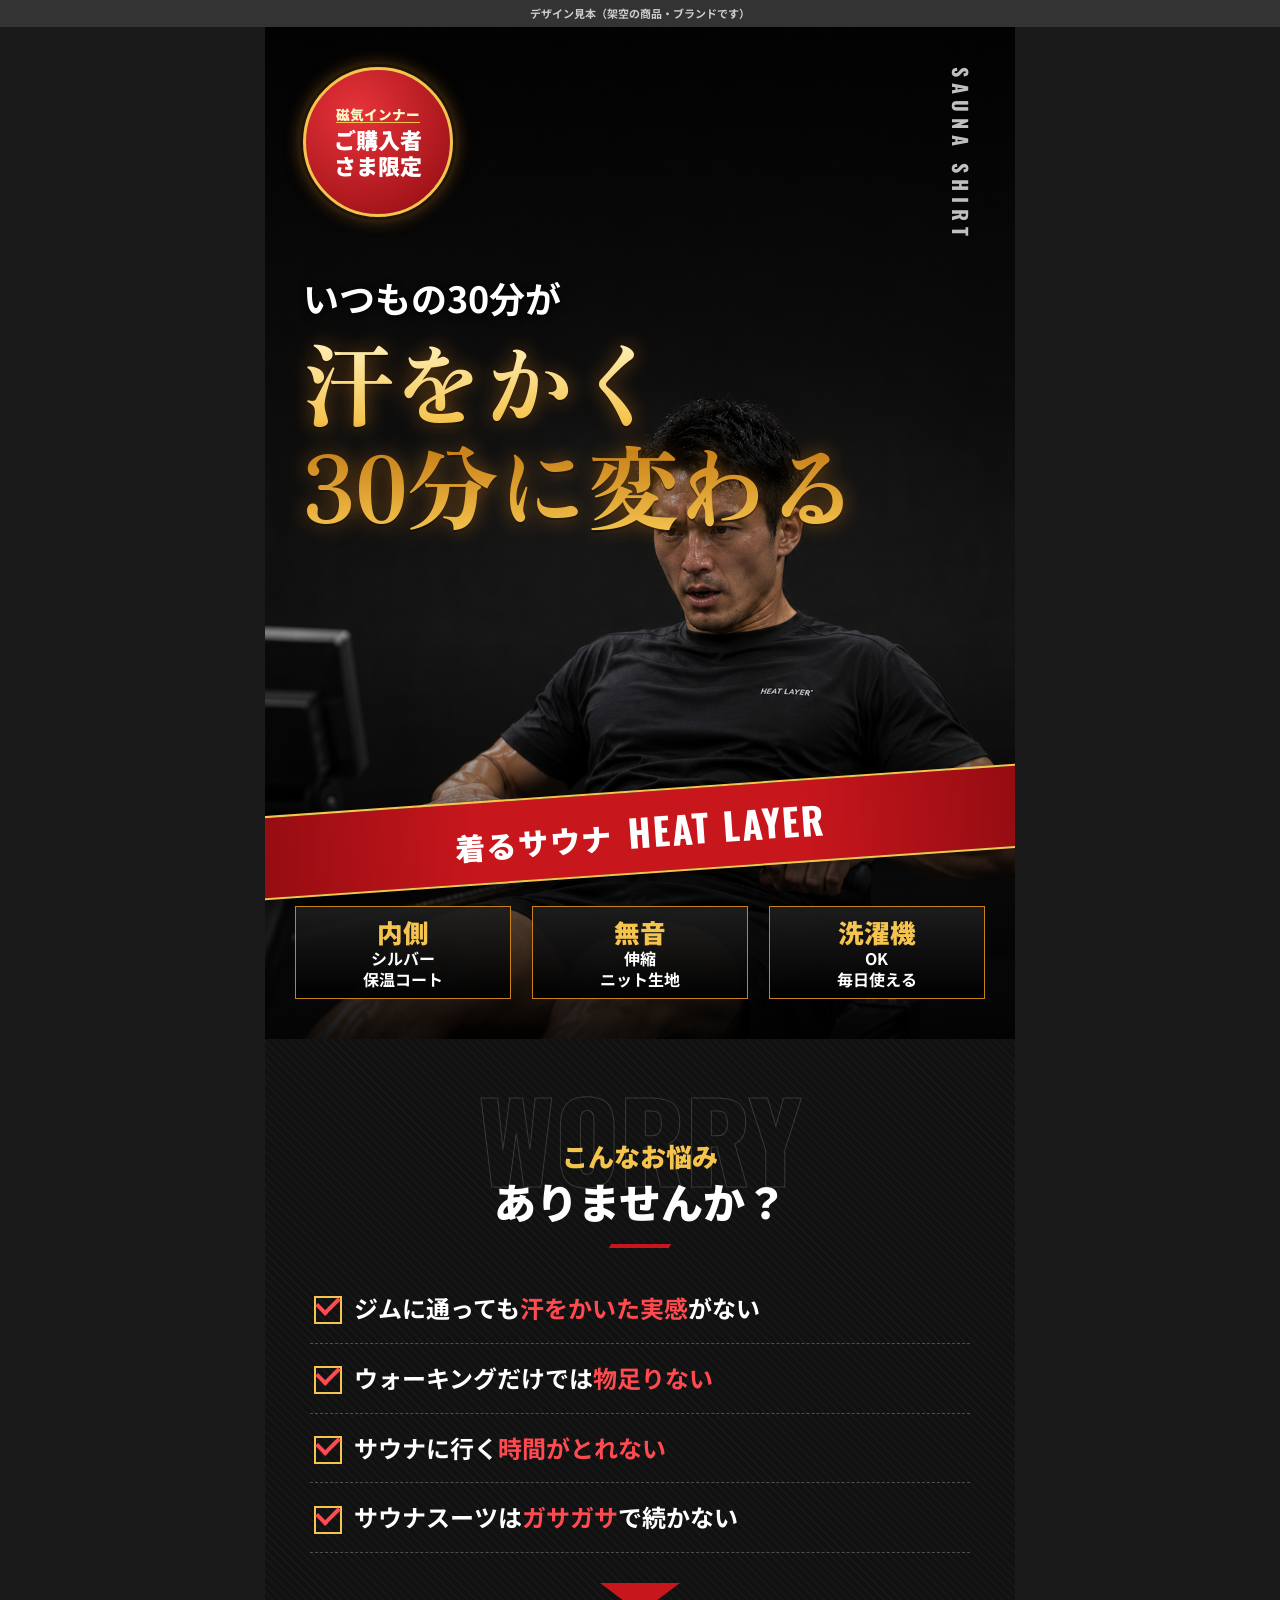
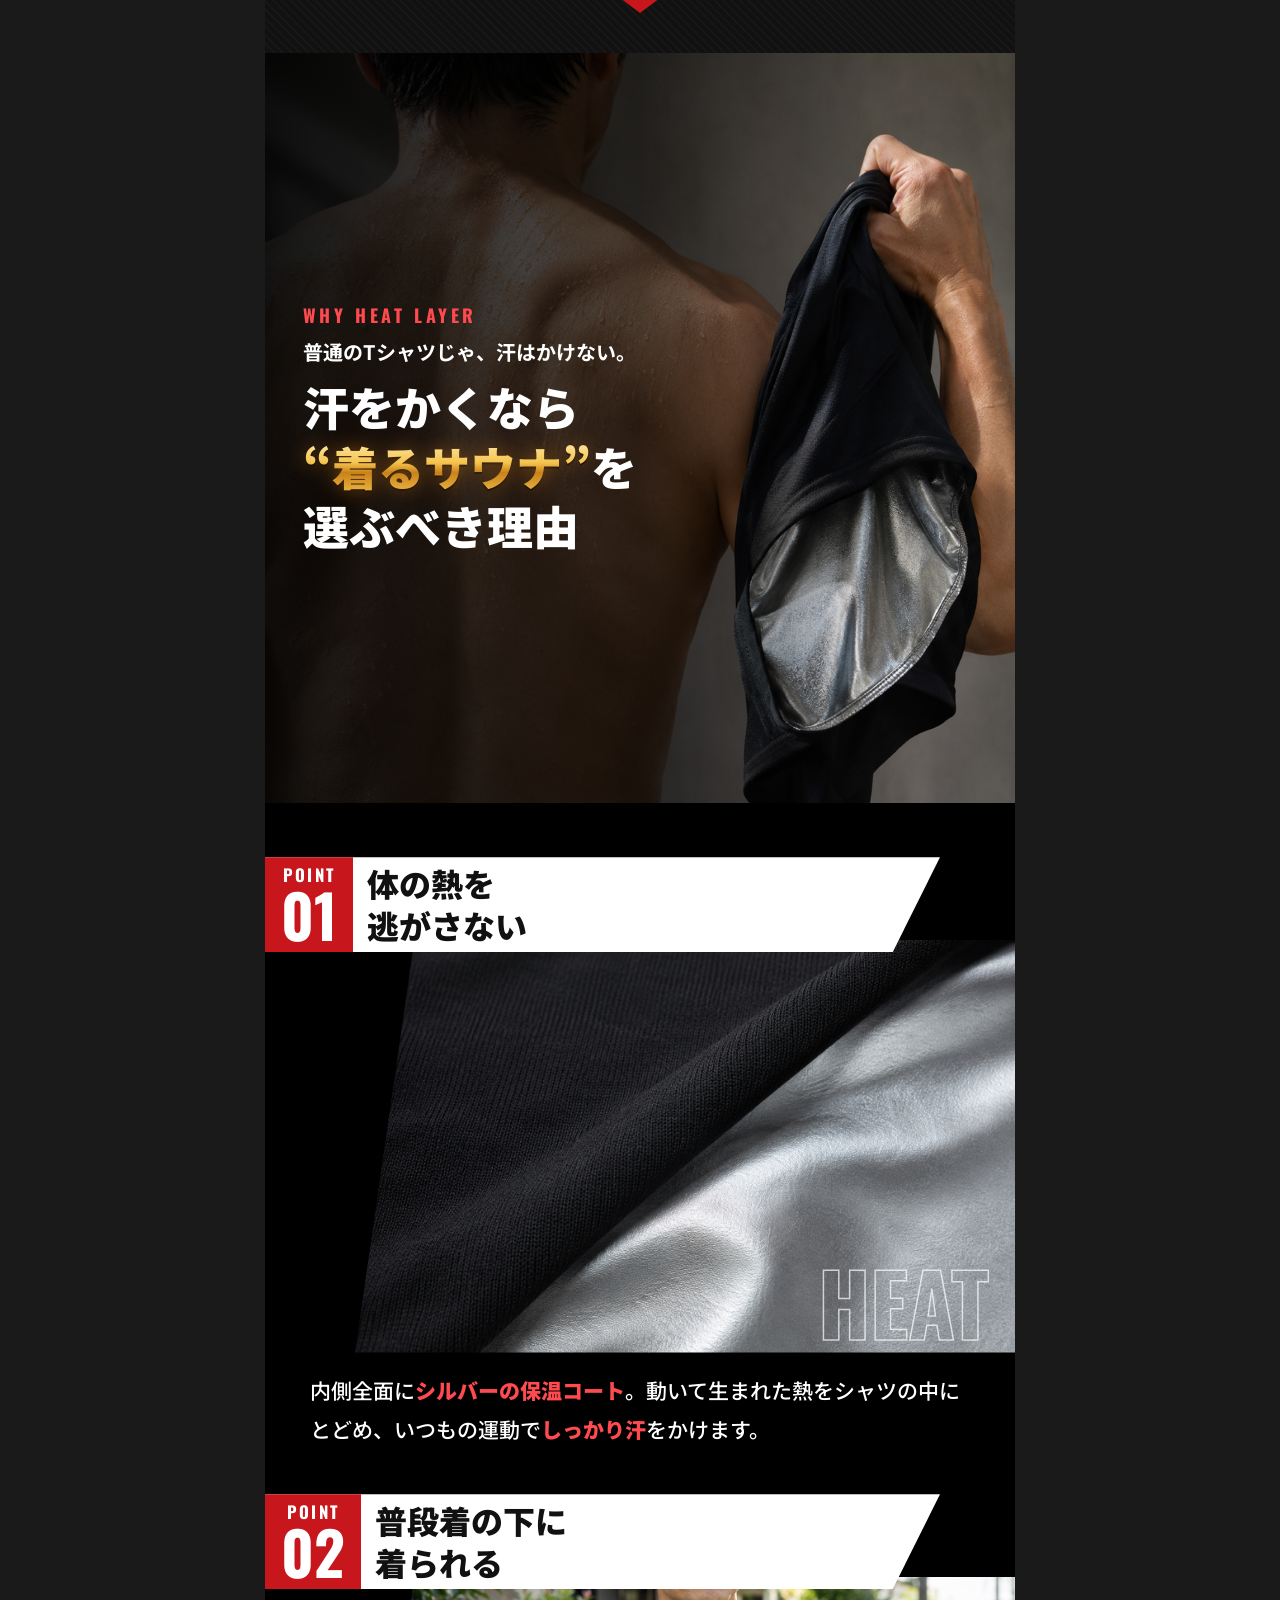
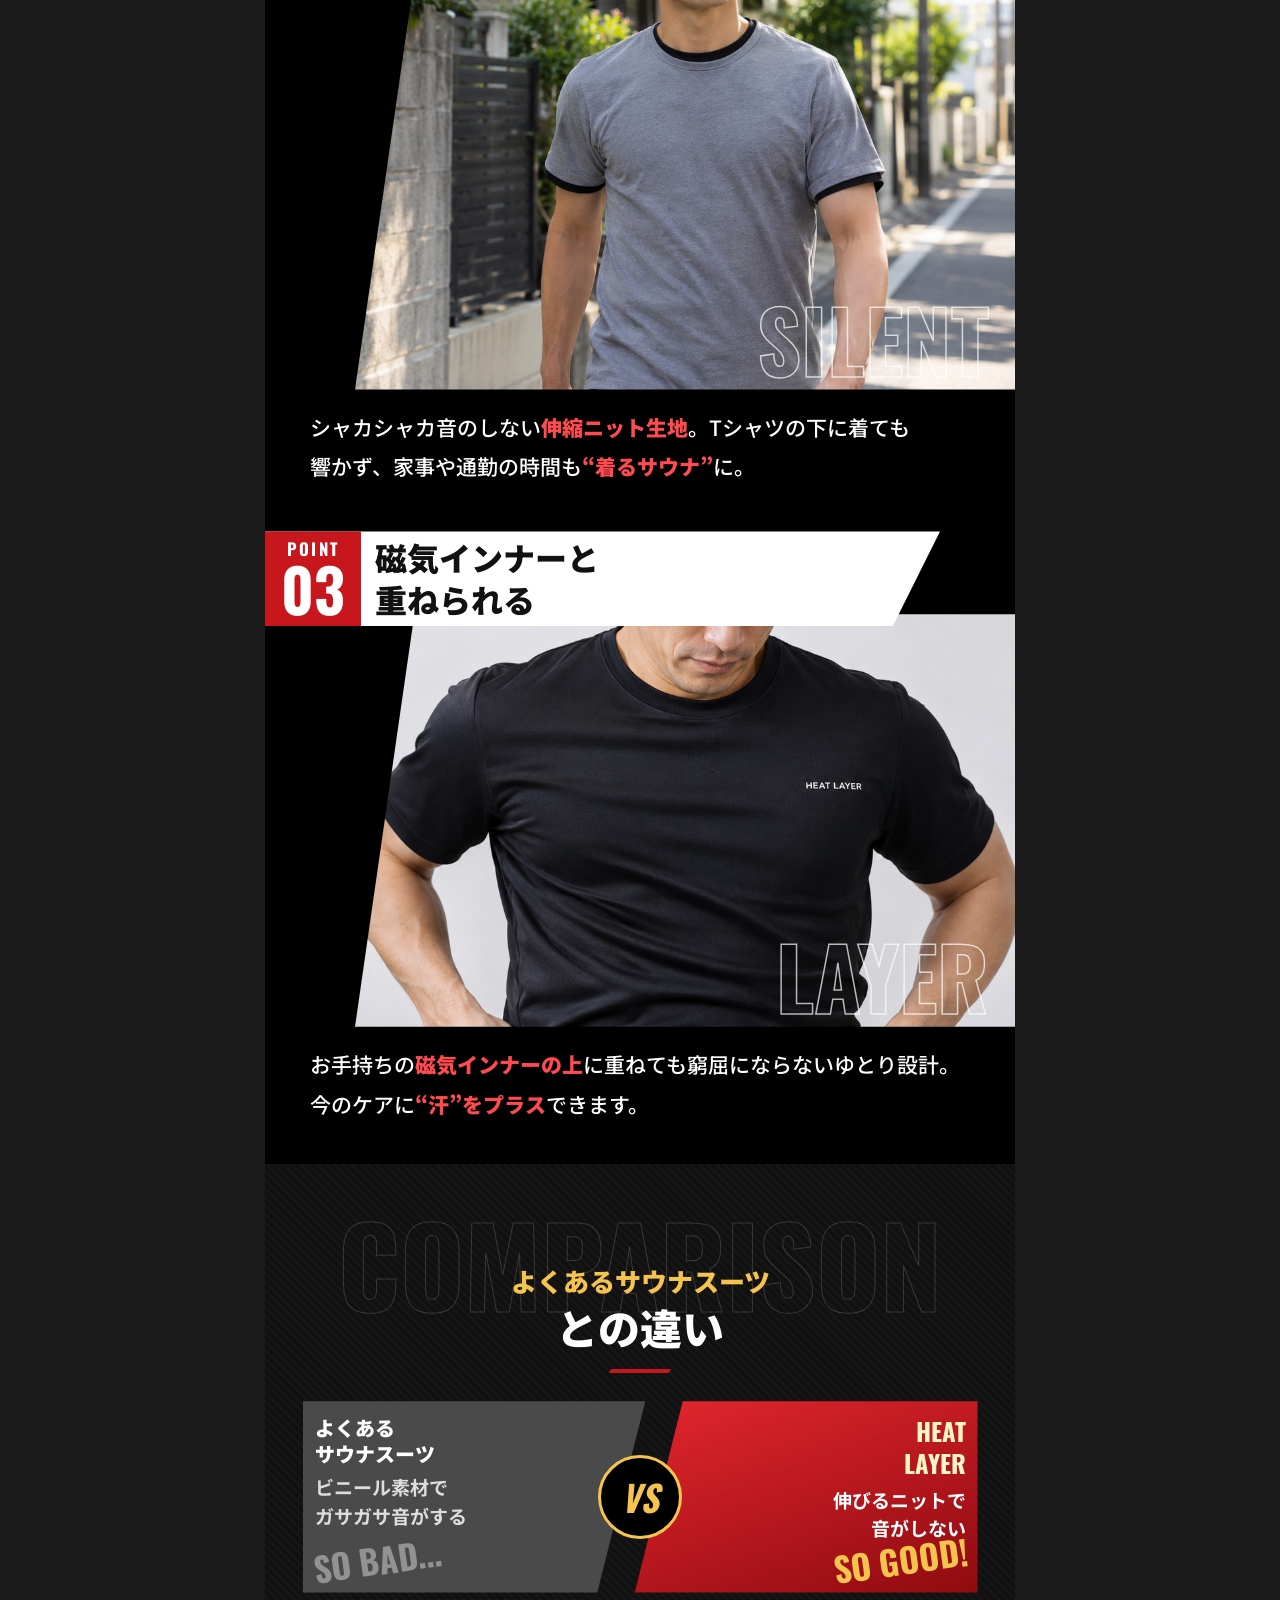
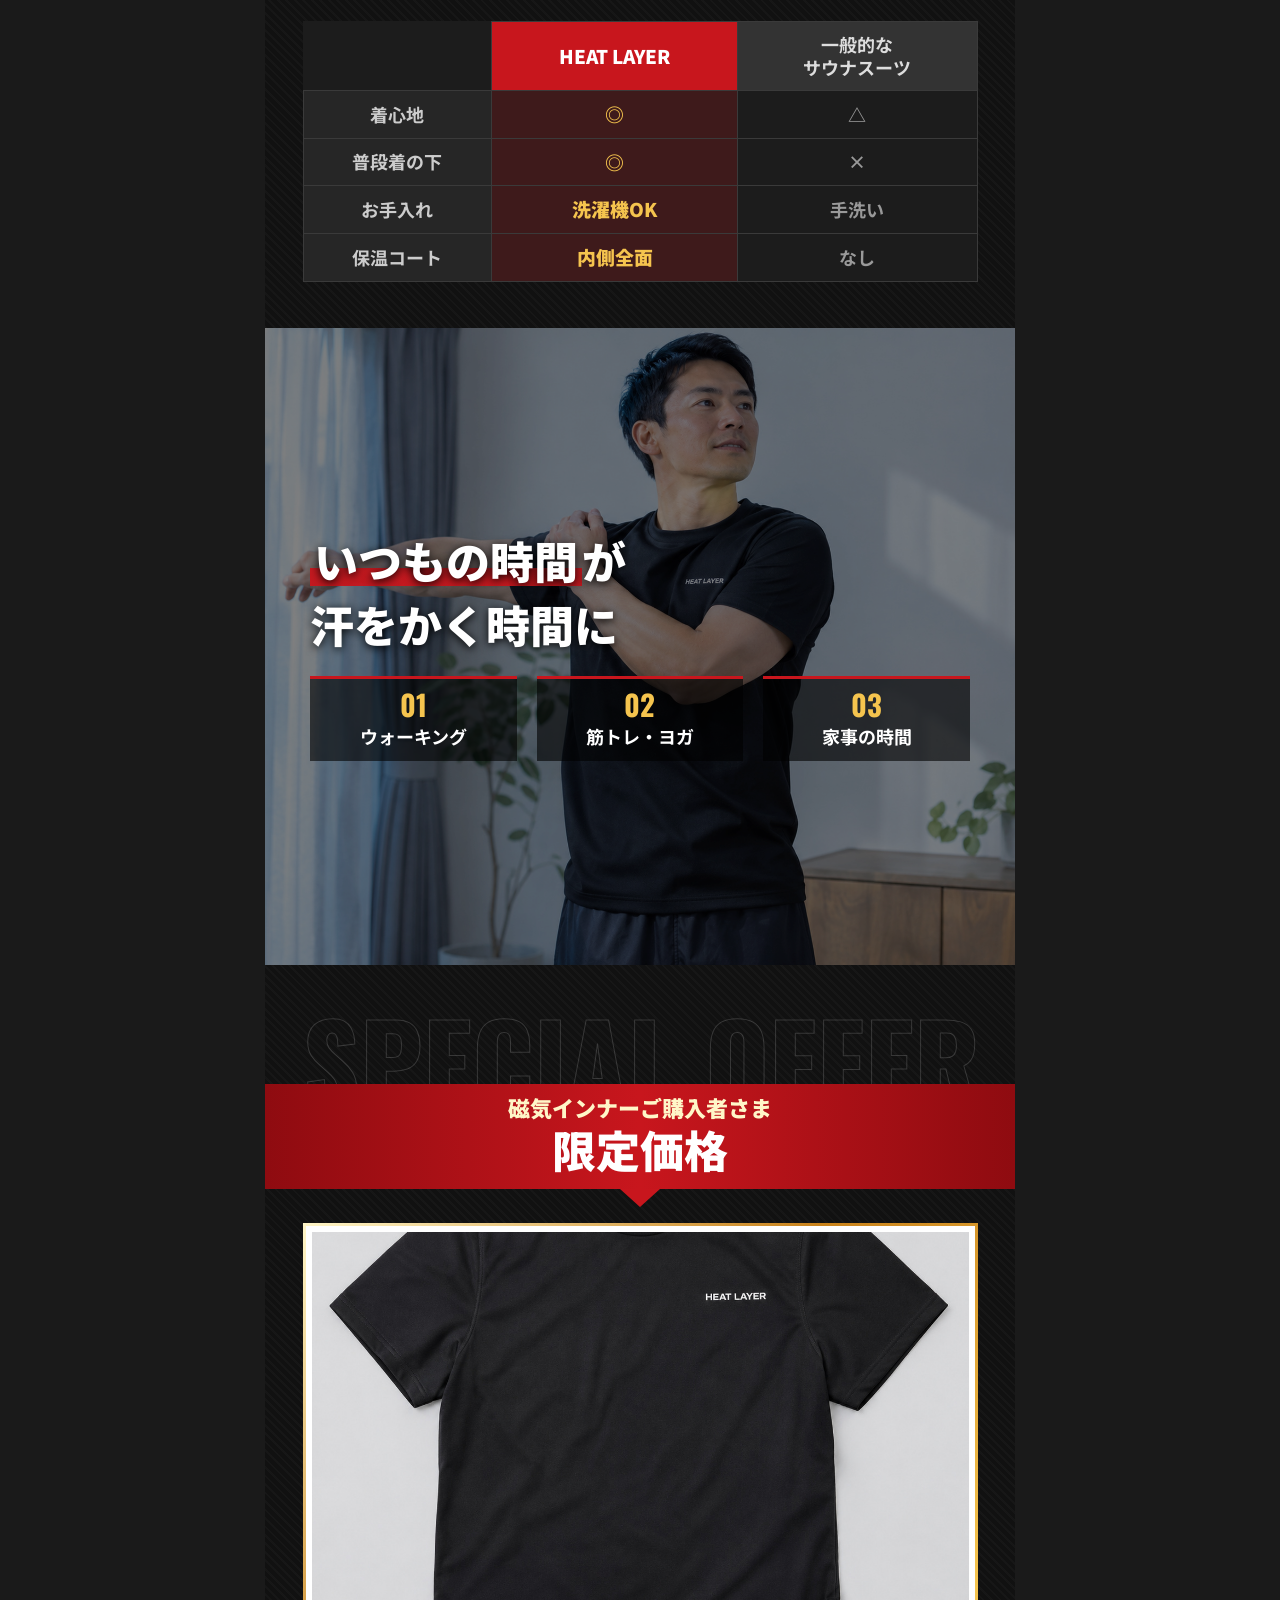
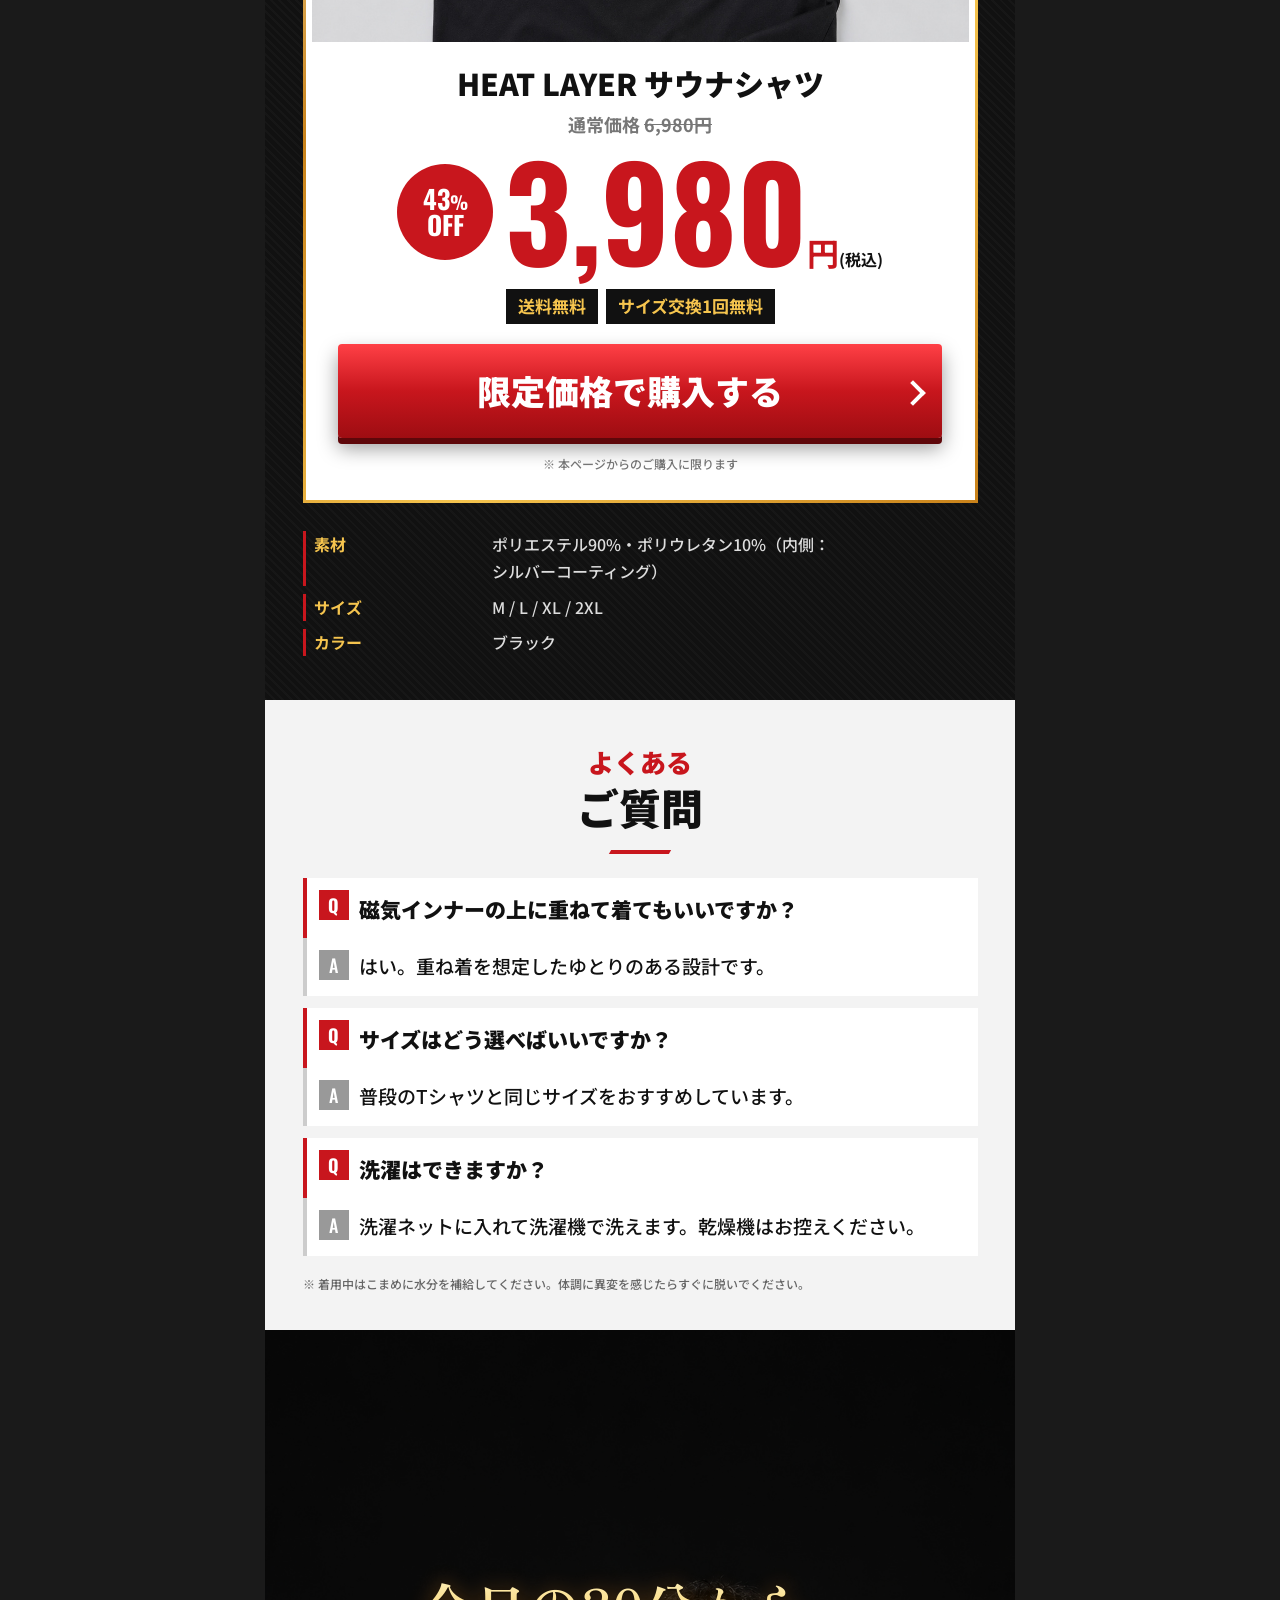
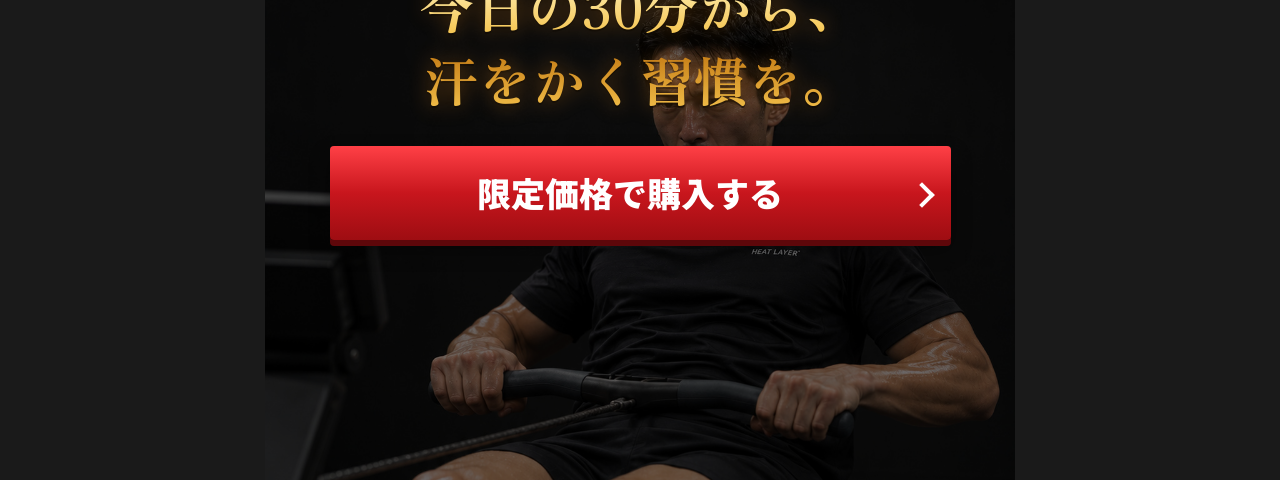
<file: index.html>
<!doctype html>
<html lang="ja">
<head>
<meta charset="utf-8">
<meta name="viewport" content="width=device-width, initial-scale=1">
<title>HEAT LAYER サウナシャツ｜デザイン見本A</title>
<meta name="robots" content="noindex">
<link rel="preconnect" href="https://fonts.googleapis.com">
<link href="https://fonts.googleapis.com/css2?family=Noto+Sans+JP:wght@500;700;900&family=Oswald:wght@500;700&family=Zen+Old+Mincho:wght@900&display=swap" rel="stylesheet">
<link rel="stylesheet" href="a.css">
</head>
<body>
<div class="note">デザイン見本（架空の商品・ブランドです）</div>
<main class="lp">

  <section class="fv">
    <img class="fv-bg" src="img/hero.jpg" alt="サウナシャツを着てトレーニングする男性">
    <div class="fv-top">
      <div class="laurel"><small>磁気インナー</small>ご購入者<br>さま限定</div>
      <p class="fv-en">SAUNA SHIRT</p>
    </div>
    <div class="fv-copy">
      <p class="fv-lead">いつもの30分が</p>
      <h1 class="gold">汗をかく<br>30分に変わる</h1>
    </div>
    <div class="fv-band"><p>着るサウナ<b>HEAT LAYER</b></p></div>
    <ul class="fv-badges">
      <li><b>内側</b><span>シルバー<br>保温コート</span></li>
      <li><b>無音</b><span>伸縮<br>ニット生地</span></li>
      <li><b>洗濯機</b><span>OK<br>毎日使える</span></li>
    </ul>
  </section>

  <section class="worry">
    <p class="wm">WORRY</p>
    <h2 class="sec-h"><span>こんなお悩み</span>ありませんか？</h2>
    <ul class="worry-list">
      <li>ジムに通っても<em>汗をかいた実感</em>がない</li>
      <li>ウォーキングだけでは<em>物足りない</em></li>
      <li>サウナに行く<em>時間がとれない</em></li>
      <li>サウナスーツは<em>ガサガサ</em>で続かない</li>
    </ul>
    <div class="arrow"></div>
  </section>

  <section class="reason">
    <img src="img/sweat.jpg" alt="汗をかいた背中">
    <div class="reason-txt">
      <p class="reason-en">WHY HEAT LAYER</p>
      <p class="reason-s">普通のTシャツじゃ、汗はかけない。</p>
      <h2>汗をかくなら<br><span class="gold">“着るサウナ”</span>を<br>選ぶべき理由</h2>
    </div>
  </section>

  <section class="points">
    <article class="point">
      <div class="point-h"><span class="pn"><small>POINT</small>01</span><h3>体の熱を<br>逃がさない</h3></div>
      <figure class="point-img"><img src="img/b_detail.jpg" alt="内側のシルバー保温コート"><span class="wm2">HEAT</span></figure>
      <p class="point-t">内側全面に<em>シルバーの保温コート</em>。動いて生まれた熱をシャツの中にとどめ、いつもの運動で<em>しっかり汗</em>をかけます。</p>
    </article>
    <article class="point">
      <div class="point-h"><span class="pn"><small>POINT</small>02</span><h3>普段着の下に<br>着られる</h3></div>
      <figure class="point-img"><img src="img/daily.jpg" alt="シャツの下に着て歩く男性"><span class="wm2">SILENT</span></figure>
      <p class="point-t">シャカシャカ音のしない<em>伸縮ニット生地</em>。Tシャツの下に着ても響かず、家事や通勤の時間も<em>“着るサウナ”</em>に。</p>
    </article>
    <article class="point">
      <div class="point-h"><span class="pn"><small>POINT</small>03</span><h3>磁気インナーと<br>重ねられる</h3></div>
      <figure class="point-img"><img src="img/layer.jpg" alt="インナーの上に重ね着"><span class="wm2">LAYER</span></figure>
      <p class="point-t">お手持ちの<em>磁気インナーの上</em>に重ねても窮屈にならないゆとり設計。今のケアに<em>“汗”をプラス</em>できます。</p>
    </article>
  </section>

  <section class="vs">
    <p class="wm">COMPARISON</p>
    <h2 class="sec-h"><span>よくあるサウナスーツ</span>との違い</h2>
    <div class="vs-row">
      <div class="vs-bad"><p class="vs-tag">よくある<br>サウナスーツ</p><p>ビニール素材で<br>ガサガサ音がする</p><span class="so">SO BAD...</span></div>
      <div class="vs-mark">VS</div>
      <div class="vs-good"><p class="vs-tag">HEAT<br>LAYER</p><p>伸びるニットで<br>音がしない</p><span class="so">SO GOOD!</span></div>
    </div>
    <table class="vs-table">
      <tr><th></th><td class="g">HEAT LAYER</td><td>一般的な<br>サウナスーツ</td></tr>
      <tr><th>着心地</th><td class="g">◎</td><td>△</td></tr>
      <tr><th>普段着の下</th><td class="g">◎</td><td>×</td></tr>
      <tr><th>お手入れ</th><td class="g">洗濯機OK</td><td>手洗い</td></tr>
      <tr><th>保温コート</th><td class="g">内側全面</td><td>なし</td></tr>
    </table>
  </section>

  <section class="scene">
    <img src="img/b_concept.jpg" alt="部屋でストレッチする男性">
    <div class="scene-txt">
      <h2><span class="hl">いつもの時間</span>が<br>汗をかく時間に</h2>
      <ol>
        <li><b>01</b>ウォーキング</li>
        <li><b>02</b>筋トレ・ヨガ</li>
        <li><b>03</b>家事の時間</li>
      </ol>
    </div>
  </section>

  <section class="offer">
    <p class="wm">SPECIAL OFFER</p>
    <div class="offer-ribbon"><span>磁気インナーご購入者さま</span>限定価格</div>
    <div class="offer-box">
      <img src="img/product.jpg" alt="HEAT LAYER サウナシャツ">
      <p class="offer-name">HEAT LAYER サウナシャツ</p>
      <p class="offer-before">通常価格 <s>6,980円</s></p>
      <div class="offer-price"><span class="off"><span>43<small>%</small></span><span>OFF</span></span><p><b>3,980</b><span>円<small>(税込)</small></span></p></div>
      <ul class="offer-merit"><li>送料無料</li><li>サイズ交換1回無料</li></ul>
      <a class="cta" href="#">限定価格で購入する</a>
      <p class="offer-limit">※ 本ページからのご購入に限ります</p>
    </div>
    <dl class="spec">
      <dt>素材</dt><dd>ポリエステル90%・ポリウレタン10%（内側：シルバーコーティング）</dd>
      <dt>サイズ</dt><dd>M / L / XL / 2XL</dd>
      <dt>カラー</dt><dd>ブラック</dd>
    </dl>
  </section>

  <section class="faq">
    <h2 class="sec-h dark"><span>よくある</span>ご質問</h2>
    <dl>
      <dt>磁気インナーの上に重ねて着てもいいですか？</dt><dd>はい。重ね着を想定したゆとりのある設計です。</dd>
      <dt>サイズはどう選べばいいですか？</dt><dd>普段のTシャツと同じサイズをおすすめしています。</dd>
      <dt>洗濯はできますか？</dt><dd>洗濯ネットに入れて洗濯機で洗えます。乾燥機はお控えください。</dd>
    </dl>
    <p class="caution">※ 着用中はこまめに水分を補給してください。体調に異変を感じたらすぐに脱いでください。</p>
  </section>

  <section class="last">
    <img src="img/hero.jpg" alt="">
    <div class="last-txt">
      <p class="gold">今日の30分から、<br>汗をかく習慣を。</p>
      <a class="cta" href="#">限定価格で購入する</a>
    </div>
  </section>
</main>
</body>
</html>
</file>
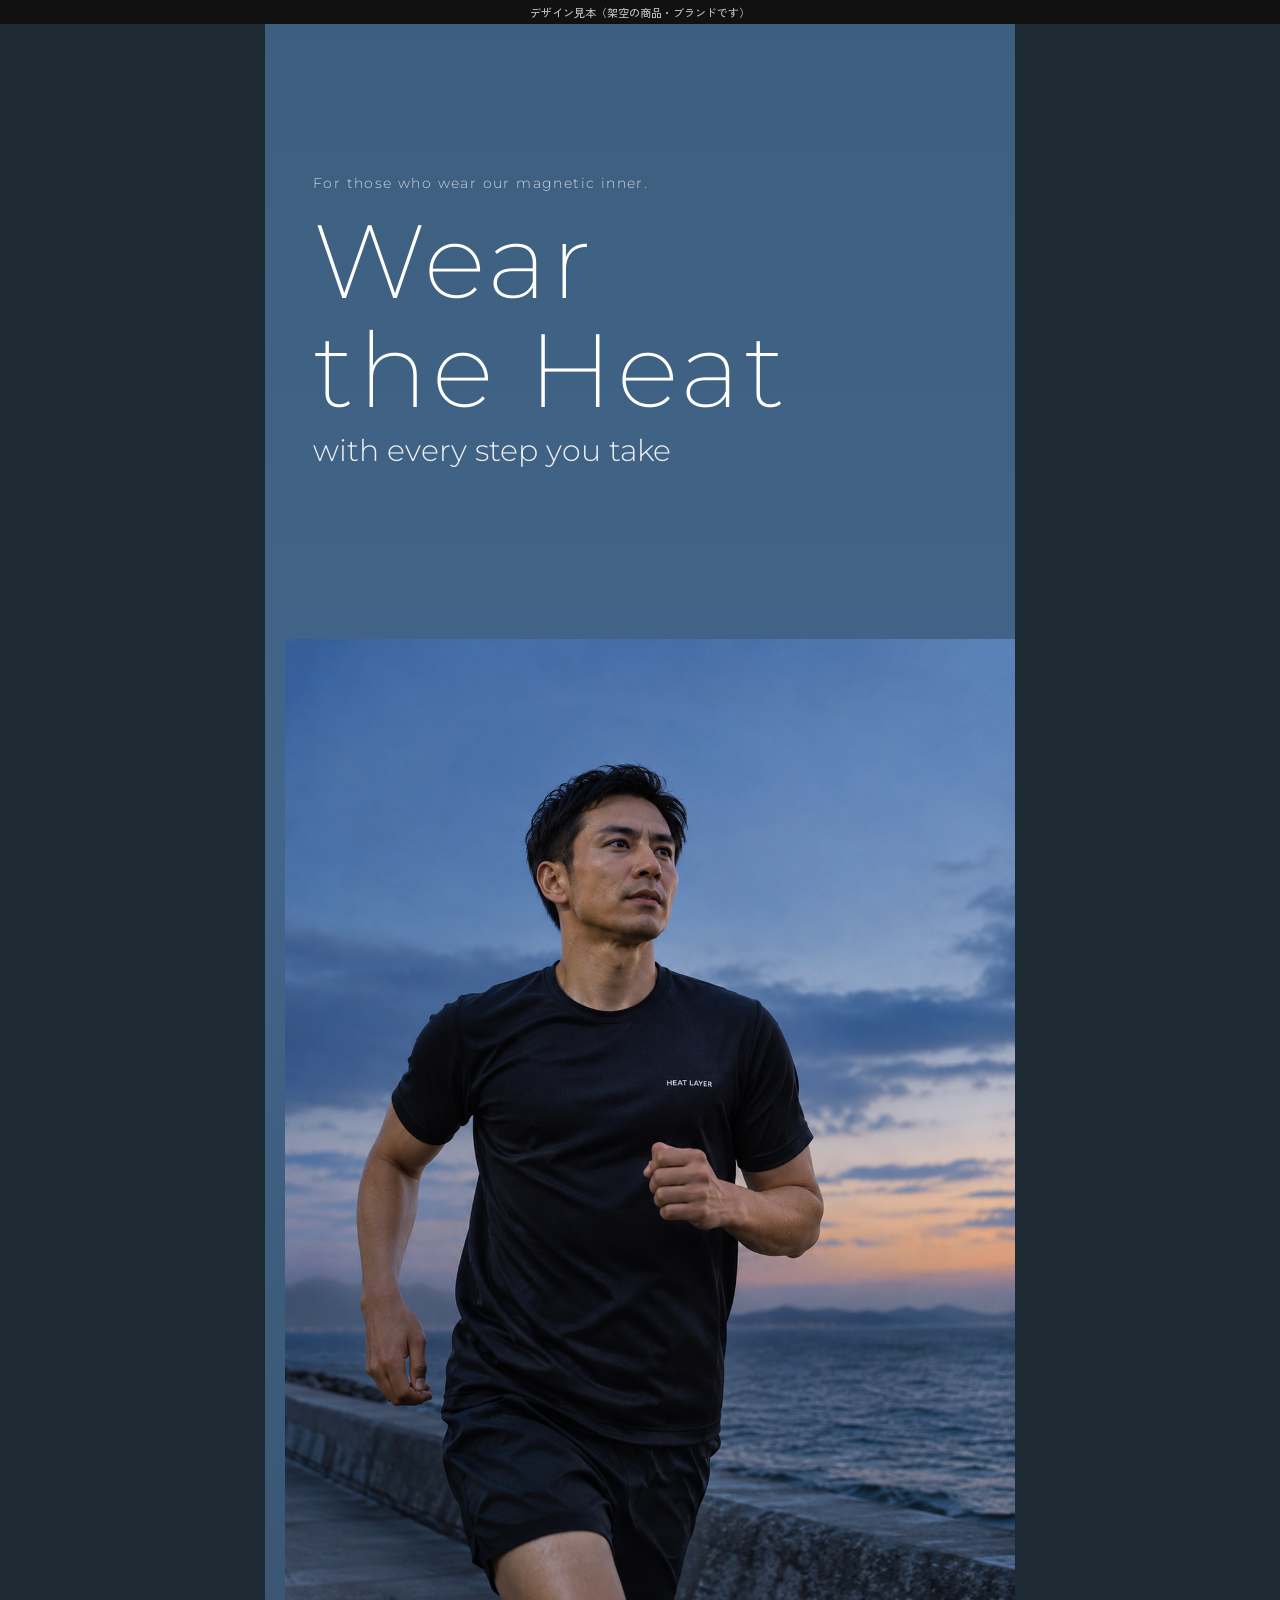
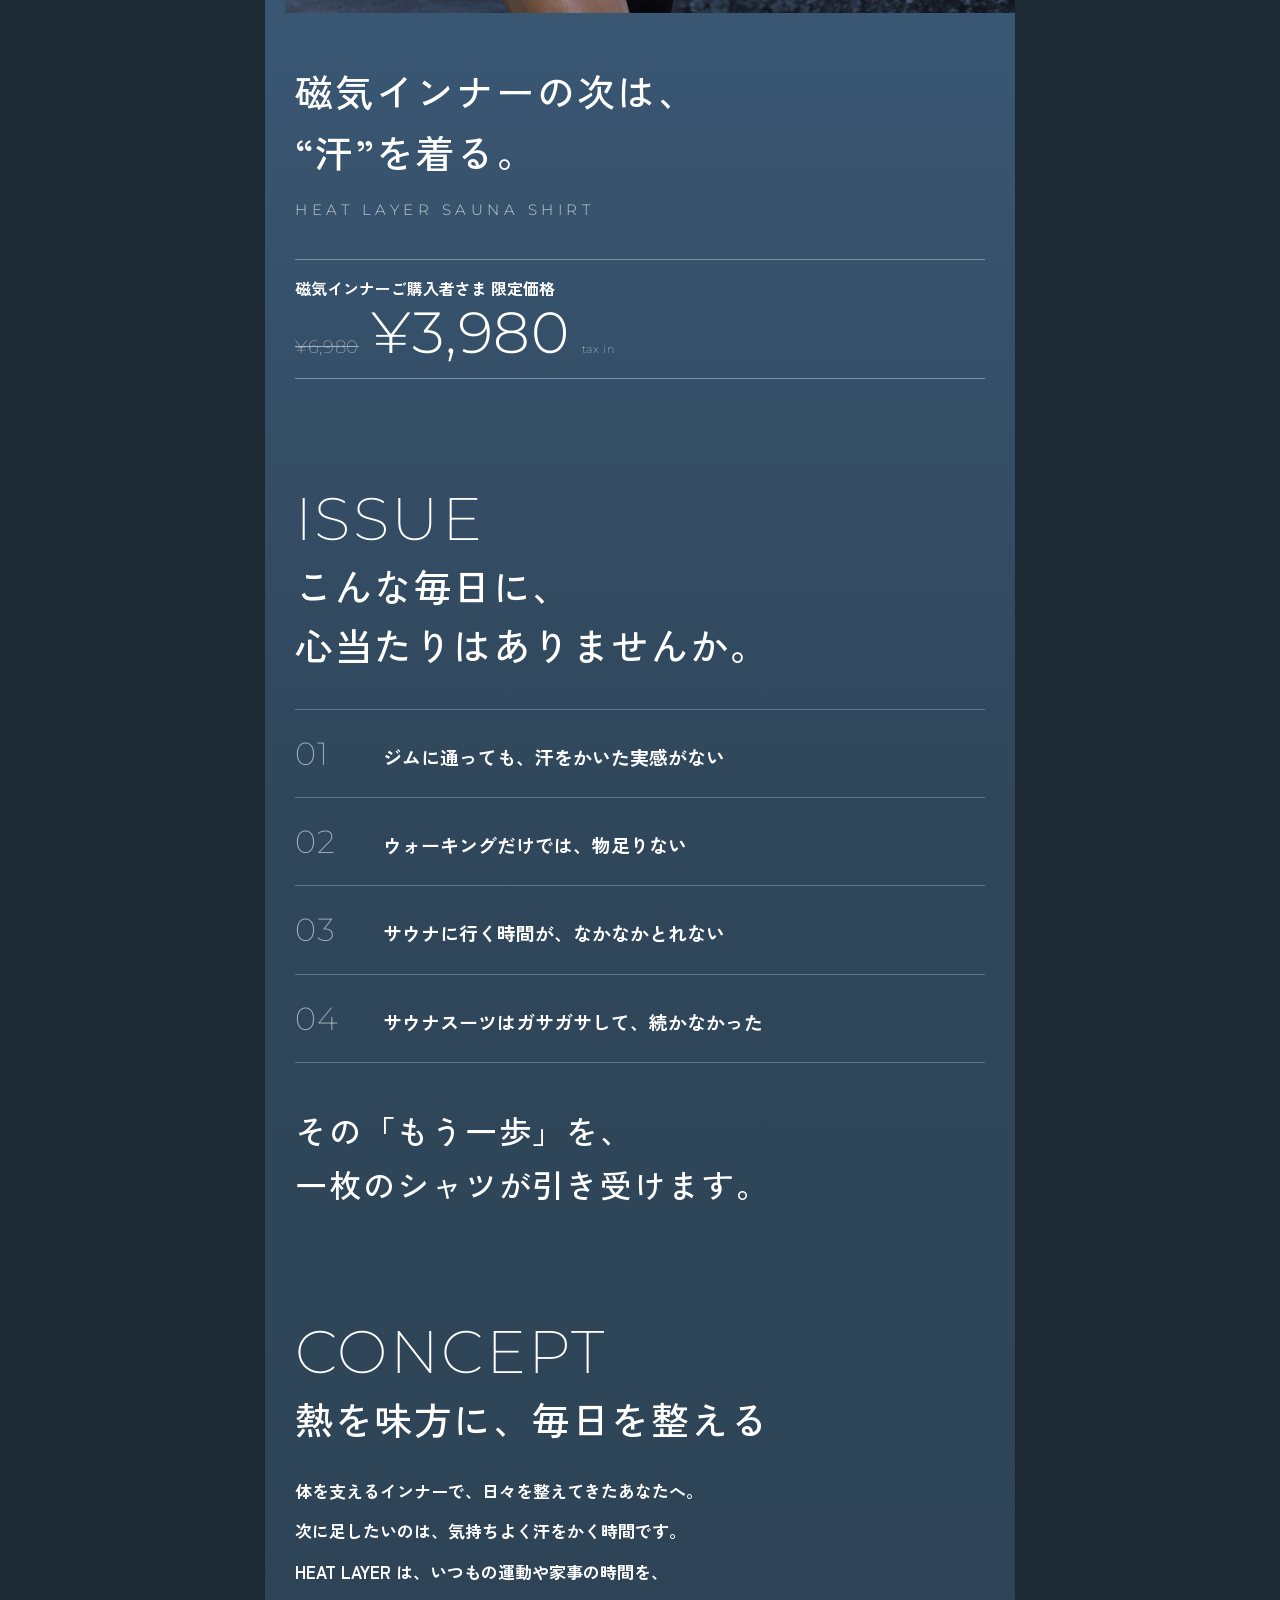
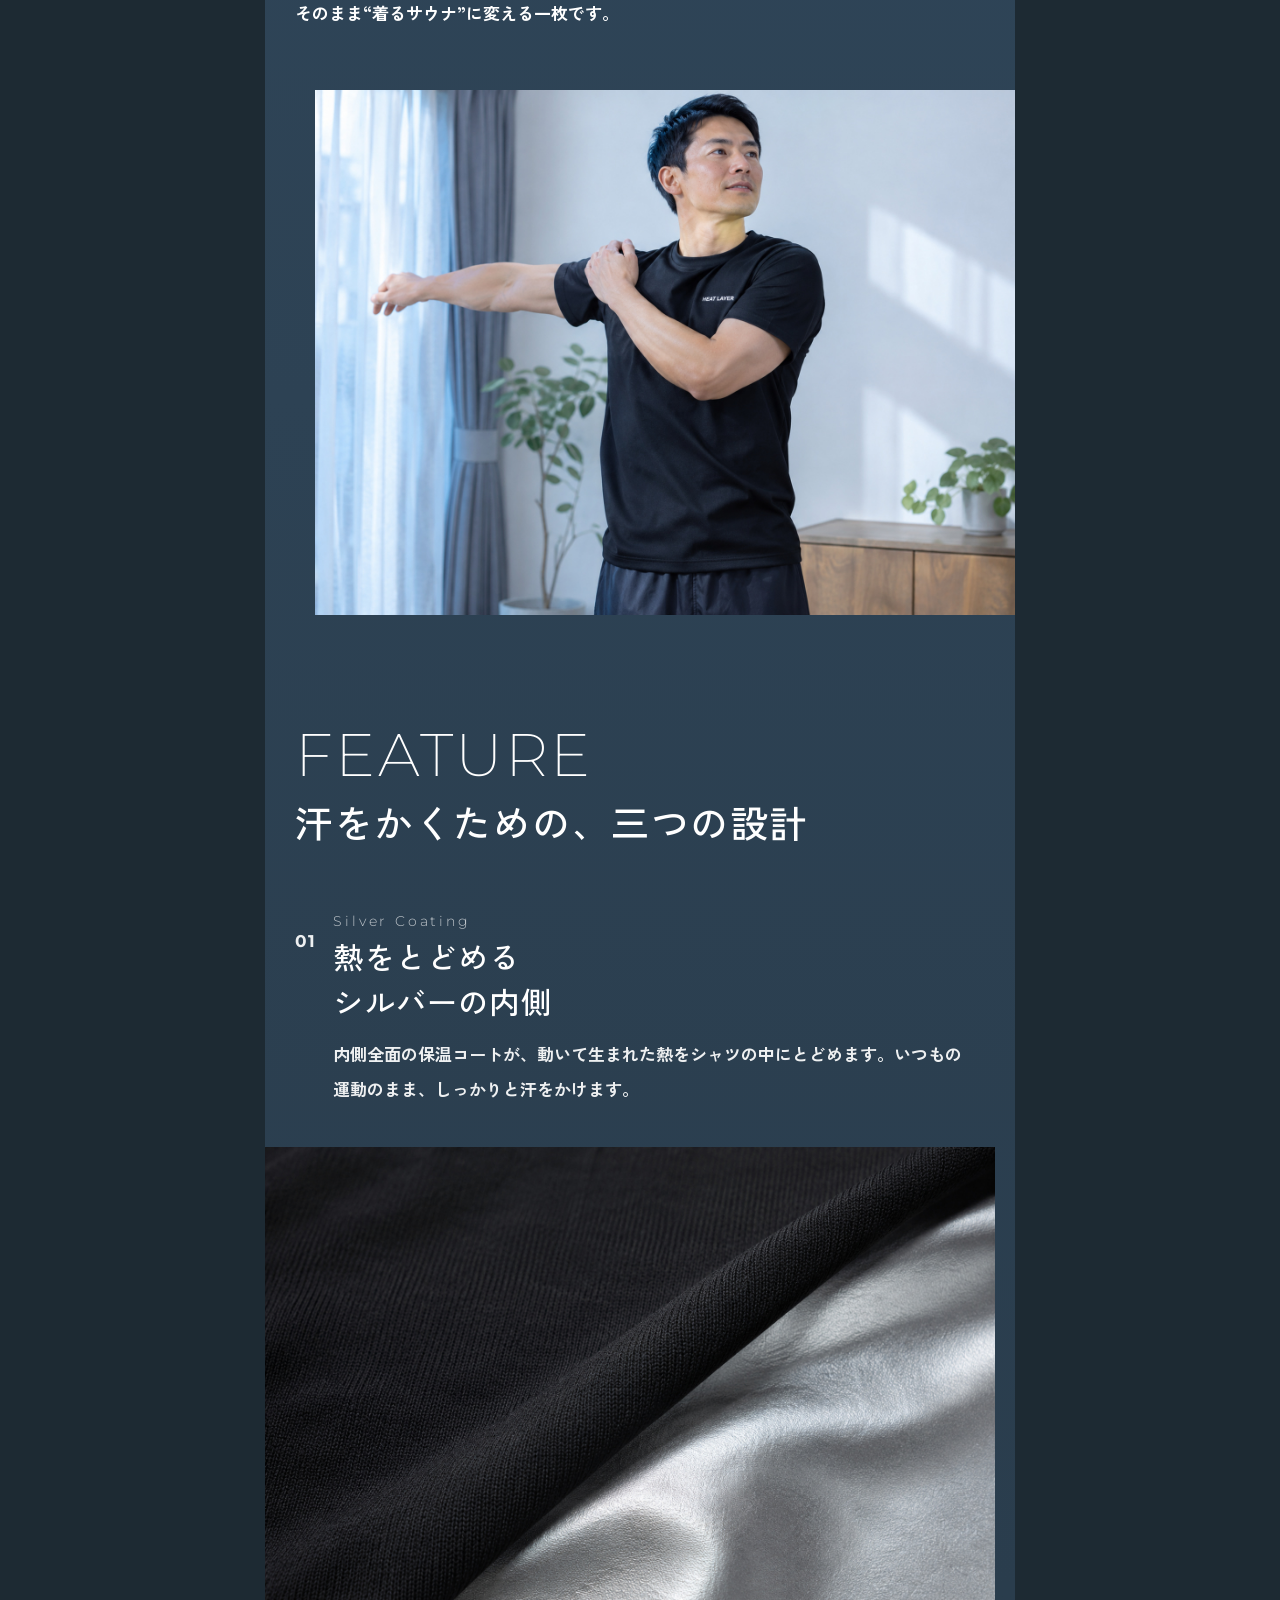
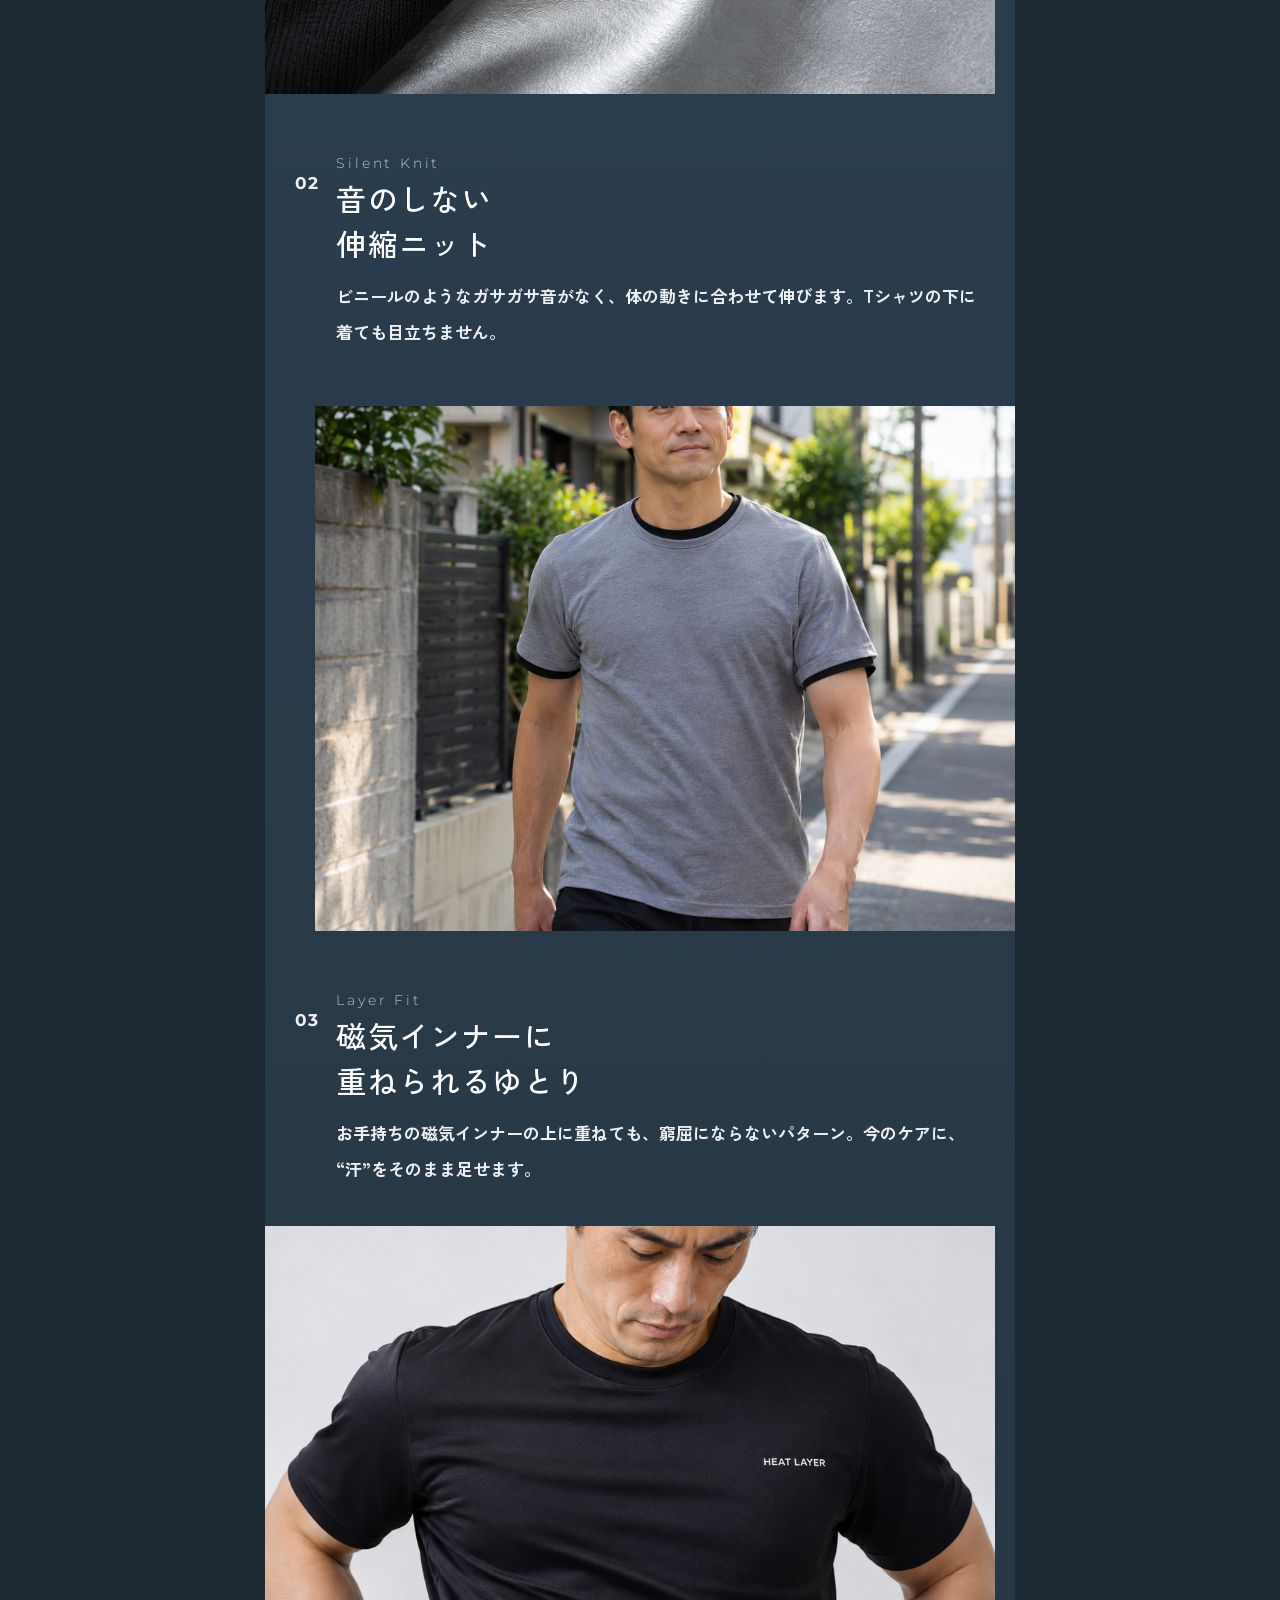
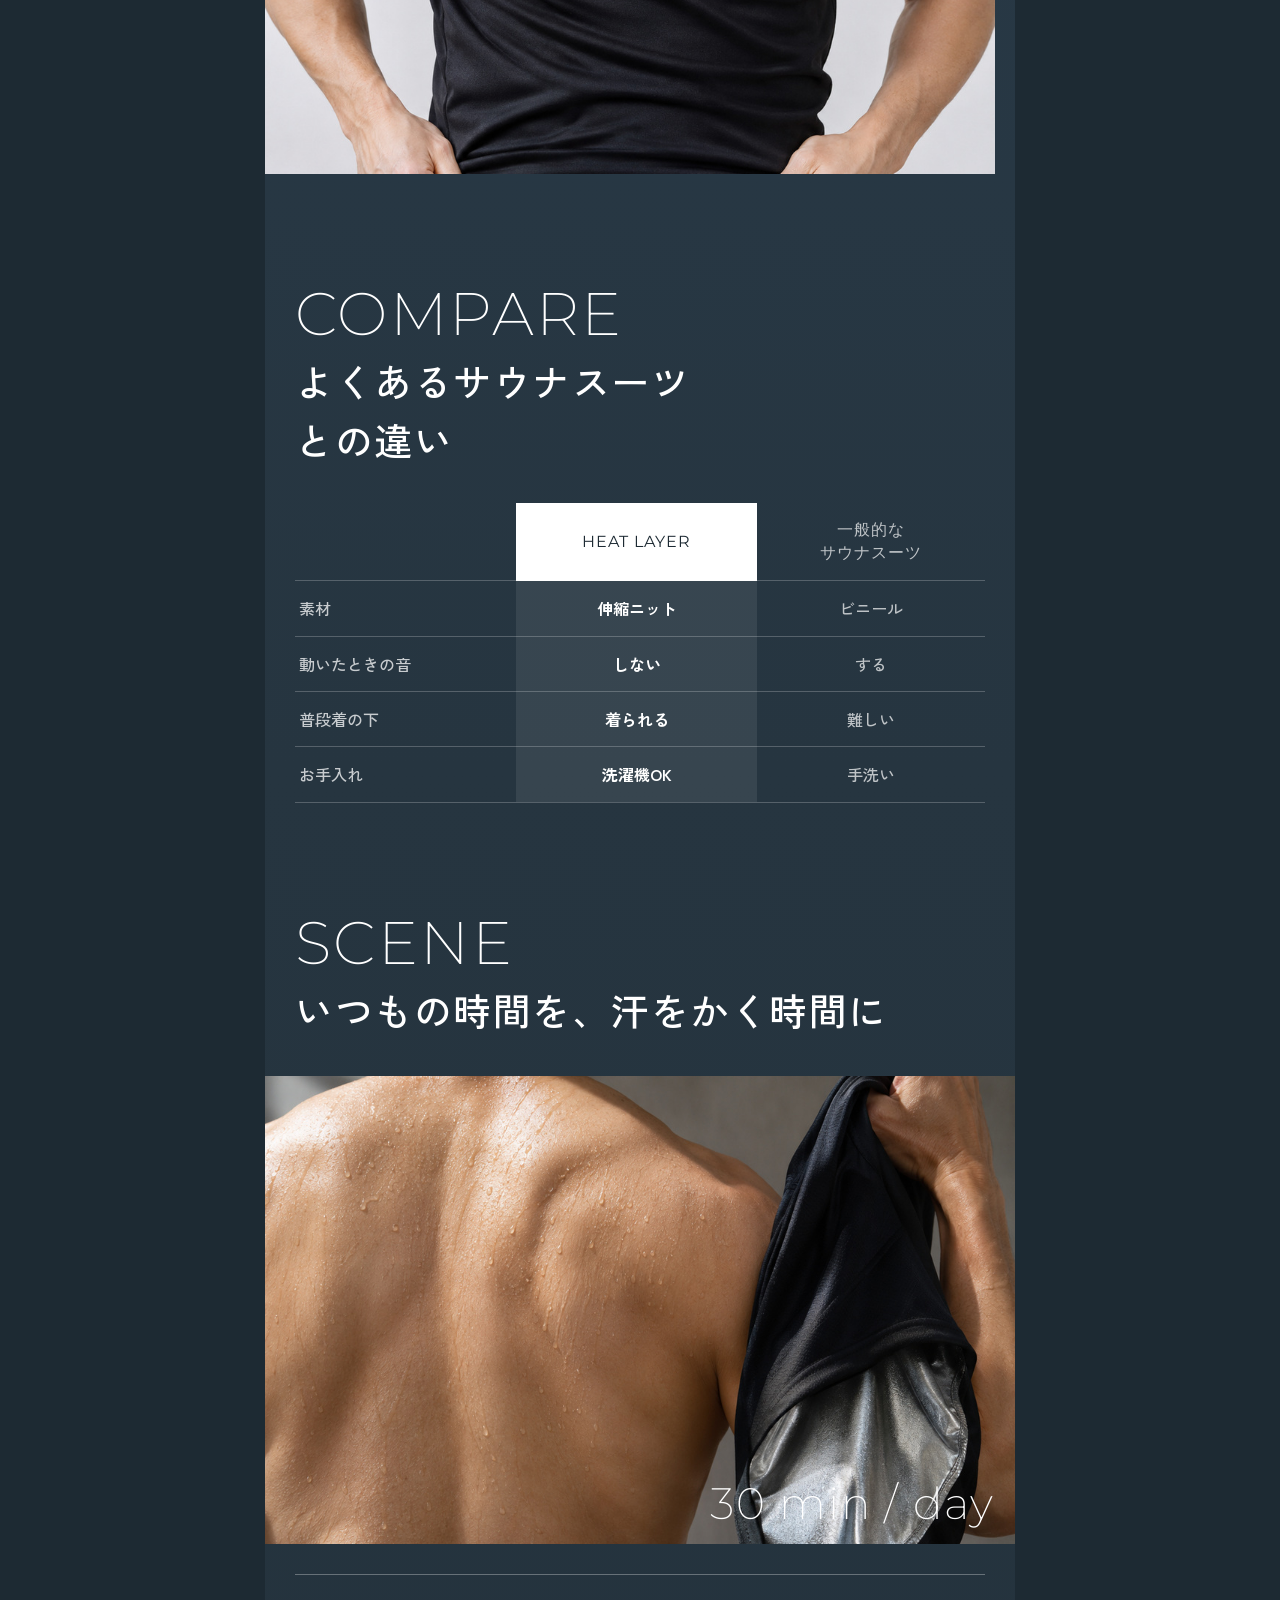
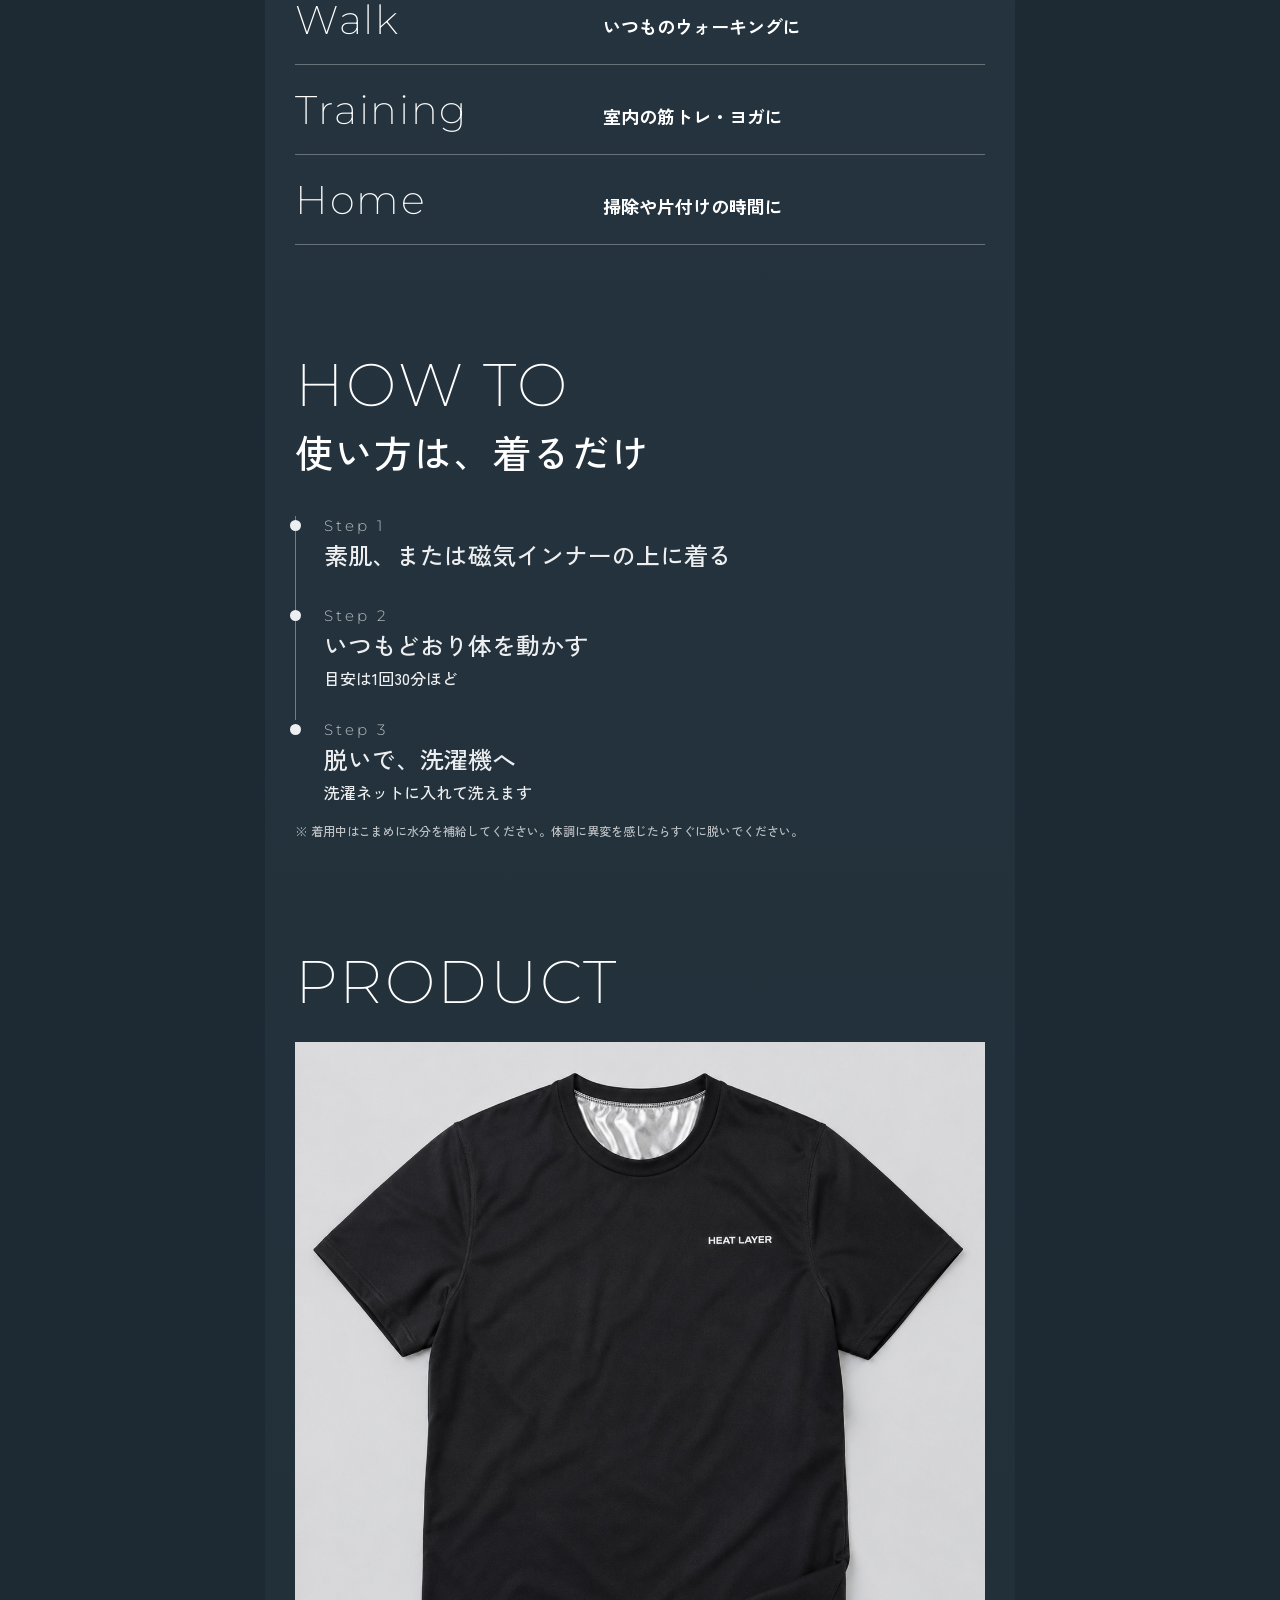
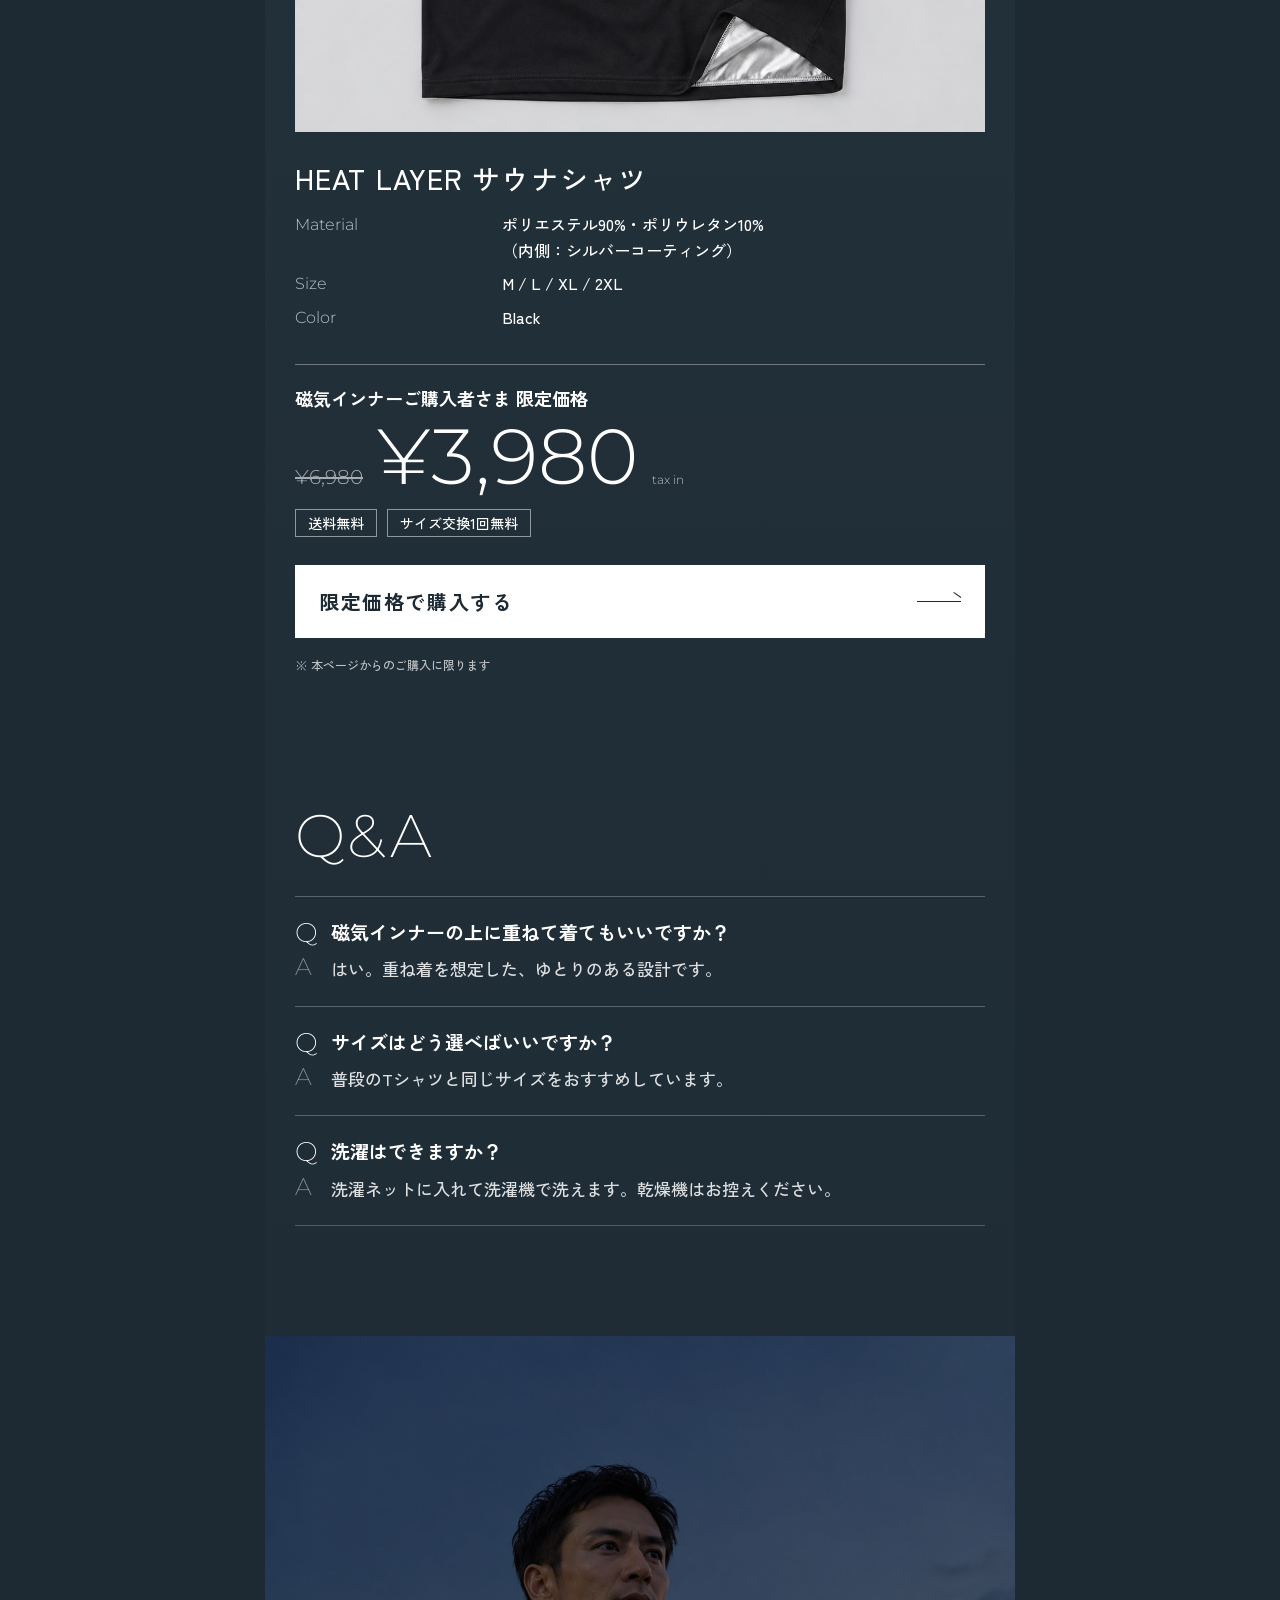
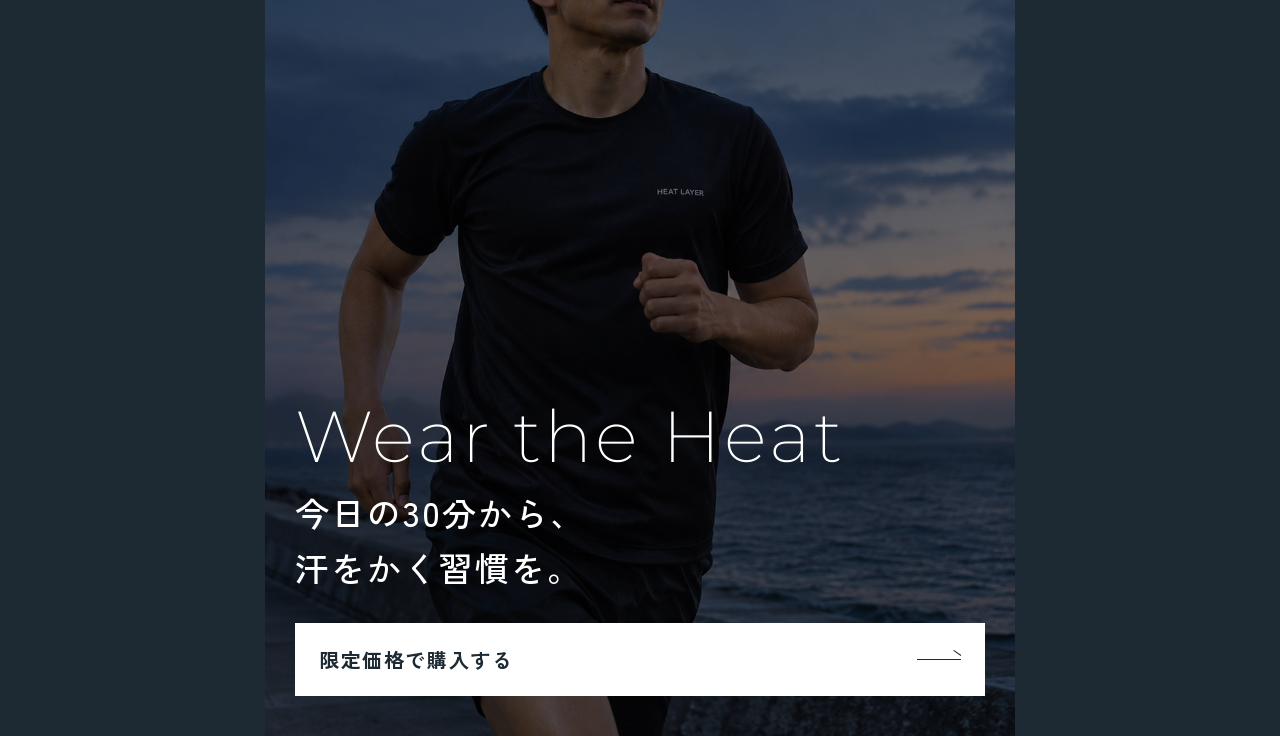
<file: b.html>
<!doctype html>
<html lang="ja">
<head>
<meta charset="utf-8">
<meta name="viewport" content="width=device-width, initial-scale=1">
<title>HEAT LAYER サウナシャツ｜デザイン見本B</title>
<meta name="robots" content="noindex">
<link rel="preconnect" href="https://fonts.googleapis.com">
<link href="https://fonts.googleapis.com/css2?family=Montserrat:wght@200;300;400&family=Zen+Kaku+Gothic+New:wght@400;500;700&display=swap" rel="stylesheet">
<link rel="stylesheet" href="b.css">
</head>
<body>
<div class="note">デザイン見本（架空の商品・ブランドです）</div>
<main class="lp">

  <section class="fv">
    <p class="fv-for">For those who wear our magnetic inner.</p>
    <h1 class="en">Wear<br>the Heat</h1>
    <p class="fv-sub">with every step you take</p>
    <figure class="bleed-r"><img src="img/b_hero.jpg" alt="夕暮れに走る男性"></figure>
    <p class="fv-ja">磁気インナーの次は、<br>“汗”を着る。</p>
    <p class="fv-name">HEAT LAYER SAUNA SHIRT</p>
    <div class="fv-offer">
      <p>磁気インナーご購入者さま 限定価格</p>
      <p class="fv-price en"><s>¥6,980</s><b>¥3,980</b><small>tax in</small></p>
    </div>
  </section>

  <section class="issue">
    <h2 class="en">ISSUE</h2>
    <p class="h-ja">こんな毎日に、<br>心当たりはありませんか。</p>
    <ol class="issue-list">
      <li><span class="en">01</span>ジムに通っても、汗をかいた実感がない</li>
      <li><span class="en">02</span>ウォーキングだけでは、物足りない</li>
      <li><span class="en">03</span>サウナに行く時間が、なかなかとれない</li>
      <li><span class="en">04</span>サウナスーツはガサガサして、続かなかった</li>
    </ol>
    <p class="issue-ans">その「もう一歩」を、<br>一枚のシャツが引き受けます。</p>
  </section>

  <section class="concept">
    <h2 class="en">CONCEPT</h2>
    <p class="h-ja">熱を味方に、毎日を整える</p>
    <p class="body">体を支えるインナーで、日々を整えてきたあなたへ。<br>次に足したいのは、気持ちよく汗をかく時間です。<br>HEAT LAYER は、いつもの運動や家事の時間を、<br>そのまま“着るサウナ”に変える一枚です。</p>
    <figure class="bleed-r"><img src="img/b_concept.jpg" alt="朝の光の中でストレッチする男性"></figure>
  </section>

  <section class="feature">
    <h2 class="en">FEATURE</h2>
    <p class="h-ja">汗をかくための、三つの設計</p>

    <div class="ft">
      <p class="ft-no en">01</p>
      <div><p class="ft-en en">Silver Coating</p><h3>熱をとどめる<br>シルバーの内側</h3><p>内側全面の保温コートが、動いて生まれた熱をシャツの中にとどめます。いつもの運動のまま、しっかりと汗をかけます。</p></div>
    </div>
    <figure class="bleed-l"><img src="img/b_detail.jpg" alt="シャツ内側のシルバー生地"></figure>

    <div class="ft">
      <p class="ft-no en">02</p>
      <div><p class="ft-en en">Silent Knit</p><h3>音のしない<br>伸縮ニット</h3><p>ビニールのようなガサガサ音がなく、体の動きに合わせて伸びます。Tシャツの下に着ても目立ちません。</p></div>
    </div>
    <figure class="bleed-r"><img src="img/daily.jpg" alt="Tシャツの下に着て歩く男性"></figure>

    <div class="ft">
      <p class="ft-no en">03</p>
      <div><p class="ft-en en">Layer Fit</p><h3>磁気インナーに<br>重ねられるゆとり</h3><p>お手持ちの磁気インナーの上に重ねても、窮屈にならないパターン。今のケアに、“汗”をそのまま足せます。</p></div>
    </div>
    <figure class="bleed-l"><img src="img/layer.jpg" alt="インナーの上に重ね着するイメージ"></figure>
  </section>

  <section class="compare">
    <h2 class="en">COMPARE</h2>
    <p class="h-ja">よくあるサウナスーツ<br>との違い</p>
    <table>
      <tr><th></th><td class="me">HEAT LAYER</td><td>一般的な<br>サウナスーツ</td></tr>
      <tr><th>素材</th><td class="me">伸縮ニット</td><td>ビニール</td></tr>
      <tr><th>動いたときの音</th><td class="me">しない</td><td>する</td></tr>
      <tr><th>普段着の下</th><td class="me">着られる</td><td>難しい</td></tr>
      <tr><th>お手入れ</th><td class="me">洗濯機OK</td><td>手洗い</td></tr>
    </table>
  </section>

  <section class="scene">
    <h2 class="en">SCENE</h2>
    <p class="h-ja">いつもの時間を、汗をかく時間に</p>
    <figure class="scene-img"><img src="img/sweat.jpg" alt="汗をかいた背中"><figcaption class="en">30 min / day</figcaption></figure>
    <ul>
      <li><span class="en">Walk</span>いつものウォーキングに</li>
      <li><span class="en">Training</span>室内の筋トレ・ヨガに</li>
      <li><span class="en">Home</span>掃除や片付けの時間に</li>
    </ul>
  </section>

  <section class="howto">
    <h2 class="en">HOW TO</h2>
    <p class="h-ja">使い方は、着るだけ</p>
    <ol>
      <li><span class="en">Step 1</span><b>素肌、または磁気インナーの上に着る</b></li>
      <li><span class="en">Step 2</span><b>いつもどおり体を動かす</b>目安は1回30分ほど</li>
      <li><span class="en">Step 3</span><b>脱いで、洗濯機へ</b>洗濯ネットに入れて洗えます</li>
    </ol>
    <p class="caution">※ 着用中はこまめに水分を補給してください。体調に異変を感じたらすぐに脱いでください。</p>
  </section>

  <section class="product">
    <h2 class="en">PRODUCT</h2>
    <figure><img src="img/product.jpg" alt="HEAT LAYER サウナシャツ"></figure>
    <p class="p-name">HEAT LAYER サウナシャツ</p>
    <dl>
      <dt>Material</dt><dd>ポリエステル90%・ポリウレタン10%<br>（内側：シルバーコーティング）</dd>
      <dt>Size</dt><dd>M / L / XL / 2XL</dd>
      <dt>Color</dt><dd>Black</dd>
    </dl>
    <div class="price">
      <p class="price-t">磁気インナーご購入者さま 限定価格</p>
      <p class="price-p"><s>¥6,980</s><b>¥3,980</b><small>tax in</small></p>
      <ul class="merit"><li>送料無料</li><li>サイズ交換1回無料</li></ul>
    </div>
    <a class="cta" href="#"><span>限定価格で購入する</span><i></i></a>
    <p class="caution">※ 本ページからのご購入に限ります</p>
  </section>

  <section class="faq">
    <h2 class="en">Q&amp;A</h2>
    <dl>
      <dt>磁気インナーの上に重ねて着てもいいですか？</dt><dd>はい。重ね着を想定した、ゆとりのある設計です。</dd>
      <dt>サイズはどう選べばいいですか？</dt><dd>普段のTシャツと同じサイズをおすすめしています。</dd>
      <dt>洗濯はできますか？</dt><dd>洗濯ネットに入れて洗濯機で洗えます。乾燥機はお控えください。</dd>
    </dl>
  </section>

  <section class="closing">
    <figure><img src="img/b_hero.jpg" alt=""></figure>
    <div class="closing-txt">
      <p class="en">Wear the Heat</p>
      <p class="closing-ja">今日の30分から、<br>汗をかく習慣を。</p>
      <a class="cta" href="#"><span>限定価格で購入する</span><i></i></a>
    </div>
  </section>
</main>
</body>
</html>
</file>
<file: a.css>
:root{--red:#c8161d;--red2:#8e0b10;--black:#0b0b0b;--gold1:#fff6c8;--gold2:#f5c44e;--gold3:#c9821a}
*{box-sizing:border-box;margin:0;padding:0}
body{background:#1a1a1a;color:#fff;font-family:"Noto Sans JP",sans-serif;font-weight:700;line-height:1.7;word-break:auto-phrase;-webkit-text-size-adjust:100%}
img{display:block;max-width:100%}
.note{background:#333;color:#ccc;font-size:11px;text-align:center;padding:4px}
.lp{max-width:750px;margin:0 auto;background:var(--black);overflow:hidden}
em{font-style:normal;color:#ff4a50}

.gold{background:linear-gradient(180deg,var(--gold1) 0%,var(--gold2) 45%,var(--gold3) 60%,var(--gold2) 100%);-webkit-background-clip:text;background-clip:text;color:transparent;filter:drop-shadow(0 0 10px rgba(255,150,30,.45)) drop-shadow(0 2px 0 rgba(0,0,0,.6))}
.wm{font-family:Oswald,sans-serif;font-size:clamp(52px,15vw,110px);line-height:1;color:transparent;-webkit-text-stroke:1px rgba(255,255,255,.16);text-align:center;margin-bottom:-.5em;white-space:nowrap}
.sec-h{position:relative;text-align:center;font-size:clamp(24px,7vw,42px);font-weight:900;line-height:1.35;padding:0 5%}
.sec-h span{display:block;font-size:.62em;color:var(--gold2)}
.sec-h::after{content:"";display:block;width:60px;height:4px;background:var(--red);margin:14px auto 0;transform:skewX(-30deg)}
.sec-h.dark{color:#111}.sec-h.dark span{color:var(--red)}
.worry,.vs,.offer{background-color:#111;background-image:repeating-linear-gradient(45deg,rgba(255,255,255,.025) 0 2px,transparent 2px 6px)}

/* FV */
.fv{position:relative;background:#000}
.fv-bg{width:100%;aspect-ratio:4/5.4;object-fit:cover;object-position:50% 70%}
.fv::before{content:"";position:absolute;inset:0;background:linear-gradient(180deg,rgba(0,0,0,.85) 0%,rgba(0,0,0,.25) 45%,rgba(0,0,0,0) 60%,rgba(0,0,0,.9) 100%);z-index:1}
.fv-top,.fv-copy,.fv-band,.fv-badges{z-index:2}
.fv-top{position:absolute;top:4%;left:5%;right:5%;display:flex;justify-content:space-between;align-items:flex-start}
.laurel{width:clamp(92px,25vw,150px);aspect-ratio:1;border-radius:50%;background:radial-gradient(circle at 35% 30%,#e8333a,var(--red2));border:3px solid var(--gold2);box-shadow:0 0 0 3px rgba(0,0,0,.4),0 0 18px rgba(255,160,40,.5);display:flex;flex-direction:column;align-items:center;justify-content:center;text-align:center;font-size:clamp(14px,4vw,22px);line-height:1.2;font-weight:900}
.laurel small{font-size:.62em;color:var(--gold1);border-bottom:1px solid var(--gold2);margin-bottom:3px}
.fv-en{font-family:Oswald,sans-serif;font-size:clamp(13px,3.6vw,20px);letter-spacing:.3em;writing-mode:vertical-rl;color:rgba(255,255,255,.75)}
.fv-copy{position:absolute;left:5%;right:5%;top:clamp(130px,35vw,240px)}
.fv-lead{font-size:clamp(20px,5.8vw,36px);text-shadow:0 2px 8px #000}
.fv h1{font-family:"Zen Old Mincho",serif;font-weight:900;font-size:clamp(44px,13.4vw,92px);line-height:1.12;letter-spacing:-.02em}
.fv-band{position:absolute;left:-4%;right:-4%;bottom:clamp(100px,27vw,165px);background:linear-gradient(90deg,var(--red2),var(--red) 30%,var(--red) 70%,var(--red2));transform:rotate(-4deg);padding:8px 0;box-shadow:0 6px 20px rgba(0,0,0,.6);border-top:2px solid var(--gold2);border-bottom:2px solid var(--gold2)}
.fv-band p{text-align:center;font-size:clamp(17px,5vw,30px);font-weight:900;letter-spacing:.06em}
.fv-band b{font-family:Oswald,sans-serif;font-size:1.25em;margin-left:.4em}
.fv-badges{position:absolute;left:4%;right:4%;bottom:4%;list-style:none;display:flex;gap:3%}
.fv-badges li{flex:1;text-align:center;background:linear-gradient(180deg,rgba(30,30,30,.92),rgba(0,0,0,.92));border:1px solid var(--gold3);padding:8px 2px;font-size:clamp(11px,3vw,16px);line-height:1.3}
.fv-badges b{display:block;font-size:1.6em;font-weight:900;color:var(--gold2)}

/* 悩み */
.worry{padding:44px 6% 40px}
.worry-list{list-style:none;margin-top:26px}
.worry-list li{position:relative;font-size:clamp(16px,4.4vw,24px);padding:14px 0 14px 44px;border-bottom:1px dashed rgba(255,255,255,.25)}
.worry-list li::before{content:"";position:absolute;left:4px;top:50%;width:24px;height:24px;margin-top:-12px;border:2px solid var(--gold2)}
.worry-list li::after{content:"";position:absolute;left:11px;top:50%;width:10px;height:18px;margin-top:-16px;border:solid #ff4a50;border-width:0 4px 4px 0;transform:rotate(45deg)}
.arrow{width:0;height:0;margin:30px auto 0;border-left:40px solid transparent;border-right:40px solid transparent;border-top:30px solid var(--red)}

/* 理由バナー */
.reason{position:relative}
.reason img{width:100%;aspect-ratio:1/1;object-fit:cover}
.reason::before{content:"";position:absolute;inset:0;background:linear-gradient(90deg,rgba(0,0,0,.92) 0%,rgba(0,0,0,.65) 50%,rgba(0,0,0,0) 85%)}
.reason-txt{position:absolute;left:5%;top:50%;transform:translateY(-50%);width:72%}
.reason-en{font-family:Oswald,sans-serif;color:#ff4a50;letter-spacing:.2em;font-size:clamp(12px,3.4vw,18px)}
.reason-s{font-size:clamp(13px,3.6vw,20px);margin-top:4px}
.reason h2{font-size:clamp(26px,7.6vw,46px);font-weight:900;line-height:1.3;margin-top:8px}

/* POINT */
.points{background:#000;padding:10px 0 40px}
.point{margin-top:44px}
.point-h{position:relative;z-index:1;display:flex;align-items:stretch;margin-right:10%;background:#fff;color:#111;clip-path:polygon(0 0,100% 0,93% 100%,0 100%)}
.pn{background:var(--red);color:#fff;font-family:Oswald,sans-serif;font-size:clamp(36px,10vw,60px);line-height:1;padding:10px 16px 8px;text-align:center}
.pn small{display:block;font-size:.28em;letter-spacing:.12em}
.point-h h3{align-self:center;font-size:clamp(19px,5.6vw,32px);font-weight:900;line-height:1.3;padding:0 14px}
.point-img{position:relative;margin:-12px 0 0 12%;clip-path:polygon(9% 0,100% 0,100% 100%,0 100%)}
.point-img img{width:100%;aspect-ratio:16/10;object-fit:cover}
.wm2{position:absolute;right:4%;bottom:2%;font-family:Oswald,sans-serif;font-size:clamp(44px,13vw,86px);line-height:1;color:transparent;-webkit-text-stroke:1.5px rgba(255,255,255,.7)}
.point-t{padding:18px 6% 0;font-size:clamp(15px,4vw,21px);font-weight:500;line-height:1.9}
.point-t em{font-weight:900}

/* VS */
.vs{padding:44px 5% 46px}
.vs-row{display:flex;margin-top:28px;align-items:stretch}
.vs-bad,.vs-good{flex:1;position:relative;padding:14px 12px 50px;font-size:clamp(13px,3.6vw,19px);line-height:1.5}
.vs-bad{background:#4a4a4a;color:#ddd;clip-path:polygon(0 0,100% 0,86% 100%,0 100%);padding-right:16%}
.vs-good{background:linear-gradient(160deg,#e3262d,var(--red2));clip-path:polygon(14% 0,100% 0,100% 100%,0 100%);text-align:right;padding-left:16%}
.vs-tag{font-weight:900;font-size:1.05em;margin-bottom:6px;color:#fff;line-height:1.3}
.vs-good .vs-tag{color:var(--gold1);font-family:Oswald,sans-serif;font-size:1.3em}
.so{position:absolute;bottom:8px;font-family:Oswald,sans-serif;font-size:clamp(20px,5.6vw,34px);transform:rotate(-8deg)}
.vs-bad .so{left:10px;color:rgba(255,255,255,.4)}
.vs-good .so{right:10px;color:var(--gold2)}
.vs-mark{align-self:center;margin:0 -7%;z-index:1;flex:none;width:clamp(54px,15vw,84px);aspect-ratio:1;border-radius:50%;background:#000;border:3px solid var(--gold2);display:flex;align-items:center;justify-content:center;font-family:Oswald,sans-serif;font-style:italic;font-size:clamp(22px,6vw,36px);color:var(--gold2)}
.vs-table{width:100%;border-collapse:collapse;margin-top:28px;font-size:clamp(13px,3.6vw,18px);text-align:center;background:#1c1c1c}
.vs-table th,.vs-table td{border:1px solid #3a3a3a;padding:11px 4px;line-height:1.3}
.vs-table th{background:#262626;width:28%;color:#ccc}
.vs-table td{color:#999}
.vs-table td.g{background:rgba(200,22,29,.2);color:var(--gold2);font-weight:900;font-size:1.05em}
.vs-table tr:first-child td{background:#333;color:#ddd}
.vs-table tr:first-child td.g{background:var(--red);color:#fff}
.vs-table tr:first-child th{background:transparent;border:none}

/* シーン */
.scene{position:relative}
.scene img{width:100%;aspect-ratio:4/3.4;object-fit:cover;filter:brightness(.5)}
.scene-txt{position:absolute;inset:0;display:flex;flex-direction:column;justify-content:center;padding:0 6%}
.scene h2{font-size:clamp(26px,7.4vw,44px);font-weight:900;line-height:1.35;text-shadow:0 2px 10px #000}
.scene ol{list-style:none;display:flex;gap:3%;margin-top:22px}
.scene li{flex:1;text-align:center;background:rgba(0,0,0,.6);border-top:3px solid var(--red);padding:10px 2px;font-size:clamp(13px,3.5vw,18px)}
.scene li b{display:block;font-family:Oswald,sans-serif;color:var(--gold2);font-size:1.6em;line-height:1.1}

/* オファー */
.offer{padding:40px 5% 44px;text-align:center}
.offer-ribbon{position:relative;margin:24px -6% 0;background:linear-gradient(90deg,var(--red2),var(--red),var(--red2));font-size:clamp(26px,7.4vw,44px);font-weight:900;padding:10px 0 12px;line-height:1.25}
.offer-ribbon span{display:block;font-size:.5em;color:var(--gold1)}
.offer-ribbon::after{content:"";position:absolute;left:50%;bottom:-18px;margin-left:-20px;border-left:20px solid transparent;border-right:20px solid transparent;border-top:18px solid var(--red)}
.offer-box{margin-top:34px;color:#111;padding:6px 6px 26px;border:3px solid transparent;background-image:linear-gradient(#fff,#fff),linear-gradient(135deg,var(--gold1),var(--gold3),var(--gold2),var(--gold3));background-origin:border-box;background-clip:padding-box,border-box}
.offer-box img{width:100%;aspect-ratio:16/10;object-fit:cover}
.offer-name{font-size:clamp(19px,5.4vw,30px);font-weight:900;margin-top:16px}
.offer-before{color:#777;font-size:clamp(13px,3.6vw,18px)}
.offer-price{display:flex;justify-content:center;align-items:center;gap:12px;margin-top:4px}
.off{width:clamp(64px,17vw,96px);aspect-ratio:1;border-radius:50%;background:var(--red);color:#fff;display:flex;flex-direction:column;justify-content:center;font-family:Oswald,sans-serif;font-size:clamp(20px,5.6vw,32px);line-height:1}
.off small{font-size:.6em}
.offer-price p{display:flex;align-items:baseline}
.offer-price b{font-family:Oswald,sans-serif;font-size:clamp(70px,20vw,128px);line-height:1;color:var(--red)}
.offer-price p>span{font-size:clamp(20px,5.6vw,32px);color:var(--red)}
.offer-price p>span small{font-size:.5em;color:#111}
.offer-merit{list-style:none;display:flex;justify-content:center;gap:8px;margin:10px 4% 20px}
.offer-merit li{background:#111;color:var(--gold2);font-size:clamp(12px,3.4vw,17px);padding:3px 12px}
.cta{display:block;margin:0 4%;background:linear-gradient(180deg,#ff4046,#c8161d 50%,#9e0d12);color:#fff;text-decoration:none;text-align:center;font-size:clamp(20px,5.8vw,34px);font-weight:900;padding:18px 40px 18px 20px;border-radius:4px;box-shadow:0 6px 0 #5e070a,0 10px 20px rgba(0,0,0,.4);position:relative;animation:pulse 1.8s infinite}
.cta::after{content:"";position:absolute;right:20px;top:50%;width:14px;height:14px;margin-top:-7px;border:solid #fff;border-width:4px 4px 0 0;transform:rotate(45deg)}
@keyframes pulse{0%,100%{transform:scale(1)}50%{transform:scale(1.03)}}
.offer-limit{font-size:12px;color:#777;margin-top:16px;font-weight:500}
.spec{display:grid;grid-template-columns:24% 1fr;gap:8px 4%;margin-top:28px;text-align:left;font-size:clamp(12px,3.4vw,16px)}
.spec dt{color:var(--gold2);border-left:3px solid var(--red);padding-left:8px}
.spec dd{font-weight:500;color:#ddd}

/* FAQ */
.faq{background:#f3f3f3;color:#111;padding:44px 5% 36px}
.faq dl{margin-top:24px}
.faq dt{position:relative;font-size:clamp(15px,4.2vw,21px);font-weight:900;padding:14px 12px 10px 52px;background:#fff;margin-top:12px;border-left:4px solid var(--red)}
.faq dd{position:relative;padding:12px 12px 14px 52px;font-weight:500;font-size:clamp(14px,3.8vw,19px);background:#fff;border-left:4px solid #ccc}
.faq dt::before,.faq dd::before{position:absolute;left:12px;top:12px;width:30px;height:30px;line-height:30px;text-align:center;font-family:Oswald,sans-serif;font-size:18px;color:#fff}
.faq dt::before{content:"Q";background:var(--red)}
.faq dd::before{content:"A";background:#999}
.caution{font-size:12px;font-weight:500;color:#666;margin-top:18px}

.last{position:relative}
.last img{width:100%;aspect-ratio:1/1;object-fit:cover;filter:brightness(.45)}
.last-txt{position:absolute;inset:0;display:flex;flex-direction:column;justify-content:center;text-align:center;padding:0 5%}
.last-txt p{font-family:"Zen Old Mincho",serif;font-size:clamp(30px,8.6vw,54px);line-height:1.35;margin-bottom:30px}
.off{white-space:nowrap;font-size:clamp(17px,4.6vw,26px)}
.off small{font-size:.7em}
.scene::before{content:"";position:absolute;inset:0;background:linear-gradient(90deg,rgba(0,0,0,.75) 0%,rgba(0,0,0,.35) 60%,rgba(0,0,0,0) 100%);z-index:0}
.scene-txt{z-index:1}
.scene h2 .hl{display:inline-block;color:#fff;background:linear-gradient(transparent 62%,rgba(200,22,29,.95) 62%,rgba(200,22,29,.95) 92%,transparent 92%);padding:0 4px;margin-bottom:4px}
</file>
<file: b.css>
*{box-sizing:border-box;margin:0;padding:0}
body{background:#1d2a33;color:#fff;font-family:"Zen Kaku Gothic New",sans-serif;font-weight:500;word-break:auto-phrase;-webkit-text-size-adjust:100%}
img{display:block;width:100%}
.note{background:#111;color:#bbb;font-size:11px;text-align:center;padding:4px}
.lp{max-width:750px;margin:0 auto;overflow:hidden;background:linear-gradient(180deg,#3d5f7f 0%,#42658a 7%,#30475b 20%,#2a3d4d 40%,#263540 60%,#22303a 80%,#1d2a33 100%)}
.en{font-family:Montserrat,sans-serif;font-weight:200;letter-spacing:.04em}
figure{margin:0}
.bleed-r{margin:56px 0 0 20px}
.bleed-l{margin:40px 20px 0 -30px}
.bleed-r img,.bleed-l img{aspect-ratio:4/3;object-fit:cover;background:#2c4052}

section{padding-left:30px}
.issue,.concept,.feature,.compare,.scene,.howto,.product,.faq{padding-top:110px}
h2.en{font-size:clamp(34px,9.6vw,60px);line-height:1}
.h-ja{font-size:clamp(22px,6.4vw,38px);font-weight:500;margin-top:8px;letter-spacing:.04em;line-height:1.55;padding-right:30px}
.body{font-size:clamp(13px,3.5vw,17px);line-height:2.4;margin-top:22px;padding-right:30px;font-weight:700}
.caution{font-size:12px;opacity:.7;margin-top:16px;padding-right:30px;line-height:1.8}

/* FV */
.fv{padding:150px 0 0}
.fv-for{font-family:Montserrat,sans-serif;font-weight:300;font-size:clamp(10px,2.8vw,14px);letter-spacing:.1em;opacity:.75;padding:0 48px}
.fv h1{font-size:clamp(52px,15vw,104px);line-height:1.05;padding:14px 48px 0}
.fv-sub{font-family:Montserrat,sans-serif;font-weight:300;font-size:clamp(17px,4.9vw,30px);padding:8px 48px 0;opacity:.9}
.fv .bleed-r{margin-top:170px}
.fv .bleed-r img{aspect-ratio:3/4}
.fv-ja{font-size:clamp(22px,6.4vw,38px);line-height:1.6;padding:48px 30px 0;letter-spacing:.06em}
.fv-name{font-family:Montserrat,sans-serif;font-weight:300;font-size:clamp(11px,3vw,15px);letter-spacing:.3em;padding:18px 30px 0;opacity:.7}
.fv-offer{margin:40px 30px 0;border-top:1px solid rgba(255,255,255,.35);border-bottom:1px solid rgba(255,255,255,.35);padding:16px 0;font-size:clamp(12px,3.4vw,16px);font-weight:700}
.fv-price{display:flex;align-items:baseline;gap:12px;margin-top:4px}
.fv-price s{opacity:.55;font-size:clamp(13px,3.6vw,18px)}
.fv-price b{font-weight:300;font-size:clamp(34px,9.6vw,58px);line-height:1}
.fv-price small{font-size:11px;opacity:.7}

/* ISSUE */
.issue-list{list-style:none;margin-top:34px;padding-right:30px}
.issue-list li{display:flex;align-items:baseline;gap:18px;padding:18px 0;border-top:1px solid rgba(255,255,255,.25);font-size:clamp(14px,3.9vw,19px);font-weight:700;line-height:1.6}
.issue-list li:last-child{border-bottom:1px solid rgba(255,255,255,.25)}
.issue-list span{font-size:clamp(20px,5.6vw,32px);opacity:.55;flex:none;width:2.2em}
.issue-ans{margin-top:40px;font-size:clamp(19px,5.4vw,32px);line-height:1.7;letter-spacing:.06em;padding-right:30px}

/* FEATURE */
.ft{display:flex;gap:18px;align-items:flex-start;margin-top:60px;padding-right:30px}
.ft-no{font-size:clamp(40px,11vw,68px);line-height:.9;opacity:.5}
.ft-en{font-size:clamp(11px,3vw,14px);letter-spacing:.2em;opacity:.7;font-weight:300}
.ft h3{font-size:clamp(19px,5.4vw,30px);font-weight:500;line-height:1.5;letter-spacing:.04em;margin-top:4px}
.ft p:not(.ft-en){font-size:clamp(13px,3.5vw,17px);line-height:2.1;margin-top:12px;font-weight:700;opacity:.92}
.feature .bleed-r{margin-left:0;margin-right:0;padding-left:20px}

/* COMPARE */
.compare table{width:calc(100% - 30px);margin-top:34px;border-collapse:collapse;font-size:clamp(12px,3.4vw,16px);text-align:center}
.compare th,.compare td{padding:16px 4px;border-bottom:1px solid rgba(255,255,255,.22);line-height:1.4}
.compare th{text-align:left;font-weight:500;opacity:.75;width:32%}
.compare td{opacity:.7}
.compare td.me{opacity:1;background:rgba(255,255,255,.08);font-weight:700}
.compare tr:first-child td{font-family:Montserrat,sans-serif;font-weight:300;letter-spacing:.06em}
.compare tr:first-child td.me{background:#fff;color:#1d2a33;font-weight:400}

/* SCENE */
.scene-img{position:relative;margin:36px 0 0 -30px}
.scene-img img{aspect-ratio:16/10;object-fit:cover}
.scene-img figcaption{position:absolute;right:20px;bottom:14px;font-size:clamp(24px,7vw,44px)}
.scene ul{list-style:none;margin-top:30px;padding-right:30px}
.scene li{display:flex;align-items:baseline;gap:18px;border-top:1px solid rgba(255,255,255,.3);padding:20px 0;font-size:clamp(13px,3.6vw,18px);font-weight:700}
.scene li:last-child{border-bottom:1px solid rgba(255,255,255,.3)}
.scene li span{font-size:clamp(24px,6.6vw,40px);width:42%;flex:none}

/* HOW TO */
.howto ol{list-style:none;margin-top:34px;padding-right:30px;counter-reset:s}
.howto li{position:relative;padding:0 0 30px 28px;border-left:1px solid rgba(255,255,255,.4);font-size:clamp(12px,3.4vw,16px);opacity:.92}
.howto li:last-child{border-left-color:transparent;padding-bottom:0}
.howto li::before{content:"";position:absolute;left:-6px;top:4px;width:11px;height:11px;border-radius:50%;background:#fff}
.howto li span{display:block;font-size:clamp(12px,3.2vw,15px);letter-spacing:.2em;opacity:.75;font-weight:300}
.howto li b{display:block;font-size:clamp(16px,4.6vw,24px);font-weight:500;margin:2px 0 4px}

/* PRODUCT */
.product{padding-right:30px;padding-bottom:20px}
.product figure{margin-top:30px;background:#e9ecee}
.product figure img{aspect-ratio:1;object-fit:cover}
.p-name{font-size:clamp(18px,5vw,28px);margin-top:26px;letter-spacing:.04em}
.product dl{display:grid;grid-template-columns:30% 1fr;margin-top:14px;font-size:clamp(12px,3.4vw,16px);row-gap:8px;line-height:1.6}
.product dt{font-family:Montserrat,sans-serif;font-weight:300;opacity:.7}
.price{margin-top:34px;border-top:1px solid rgba(255,255,255,.35);padding-top:20px}
.price-t{font-size:clamp(13px,3.6vw,18px);font-weight:700}
.price-p{display:flex;align-items:baseline;gap:14px;font-family:Montserrat,sans-serif;font-weight:300;margin-top:6px}
.price-p s{opacity:.6;font-size:clamp(14px,3.8vw,20px)}
.price-p b{font-weight:300;font-size:clamp(44px,12.6vw,78px);line-height:1}
.price-p small{font-size:12px;opacity:.7}
.merit{list-style:none;display:flex;gap:10px;margin-top:14px}
.merit li{border:1px solid rgba(255,255,255,.5);font-size:clamp(11px,3vw,14px);padding:3px 12px}
.cta{display:flex;justify-content:space-between;align-items:center;margin-top:28px;background:#fff;color:#1d2a33;text-decoration:none;padding:22px 24px;font-size:clamp(15px,4.2vw,20px);font-weight:700;letter-spacing:.08em}
.cta i{width:44px;height:1px;background:#1d2a33;position:relative}
.cta i::after{content:"";position:absolute;right:0;top:-4px;width:9px;height:1px;background:#1d2a33;transform:rotate(35deg);transform-origin:right}

/* FAQ */
.faq dl{margin-top:30px;padding-right:30px}
.faq dt{position:relative;padding:20px 0 6px 36px;border-top:1px solid rgba(255,255,255,.25);font-size:clamp(14px,3.9vw,19px);font-weight:700;line-height:1.6}
.faq dd{position:relative;padding:0 0 20px 36px;font-size:clamp(13px,3.5vw,17px);line-height:1.9;opacity:.85}
.faq dl dd:last-child{border-bottom:1px solid rgba(255,255,255,.25)}
.faq dt::before,.faq dd::before{position:absolute;left:0;font-family:Montserrat,sans-serif;font-weight:200;font-size:1.4em;line-height:1.2}
.faq dt::before{content:"Q"}
.faq dd::before{content:"A";opacity:.6}

/* CLOSING */
.closing{position:relative;padding:110px 0 0}
.closing img{aspect-ratio:3/4;object-fit:cover;filter:brightness(.5)}
.closing-txt{position:absolute;left:30px;right:30px;bottom:40px}
.closing-txt .en{font-size:clamp(40px,11.4vw,72px);line-height:1}
.closing-ja{font-size:clamp(20px,5.8vw,34px);line-height:1.6;margin-top:14px;letter-spacing:.06em}
</file>
